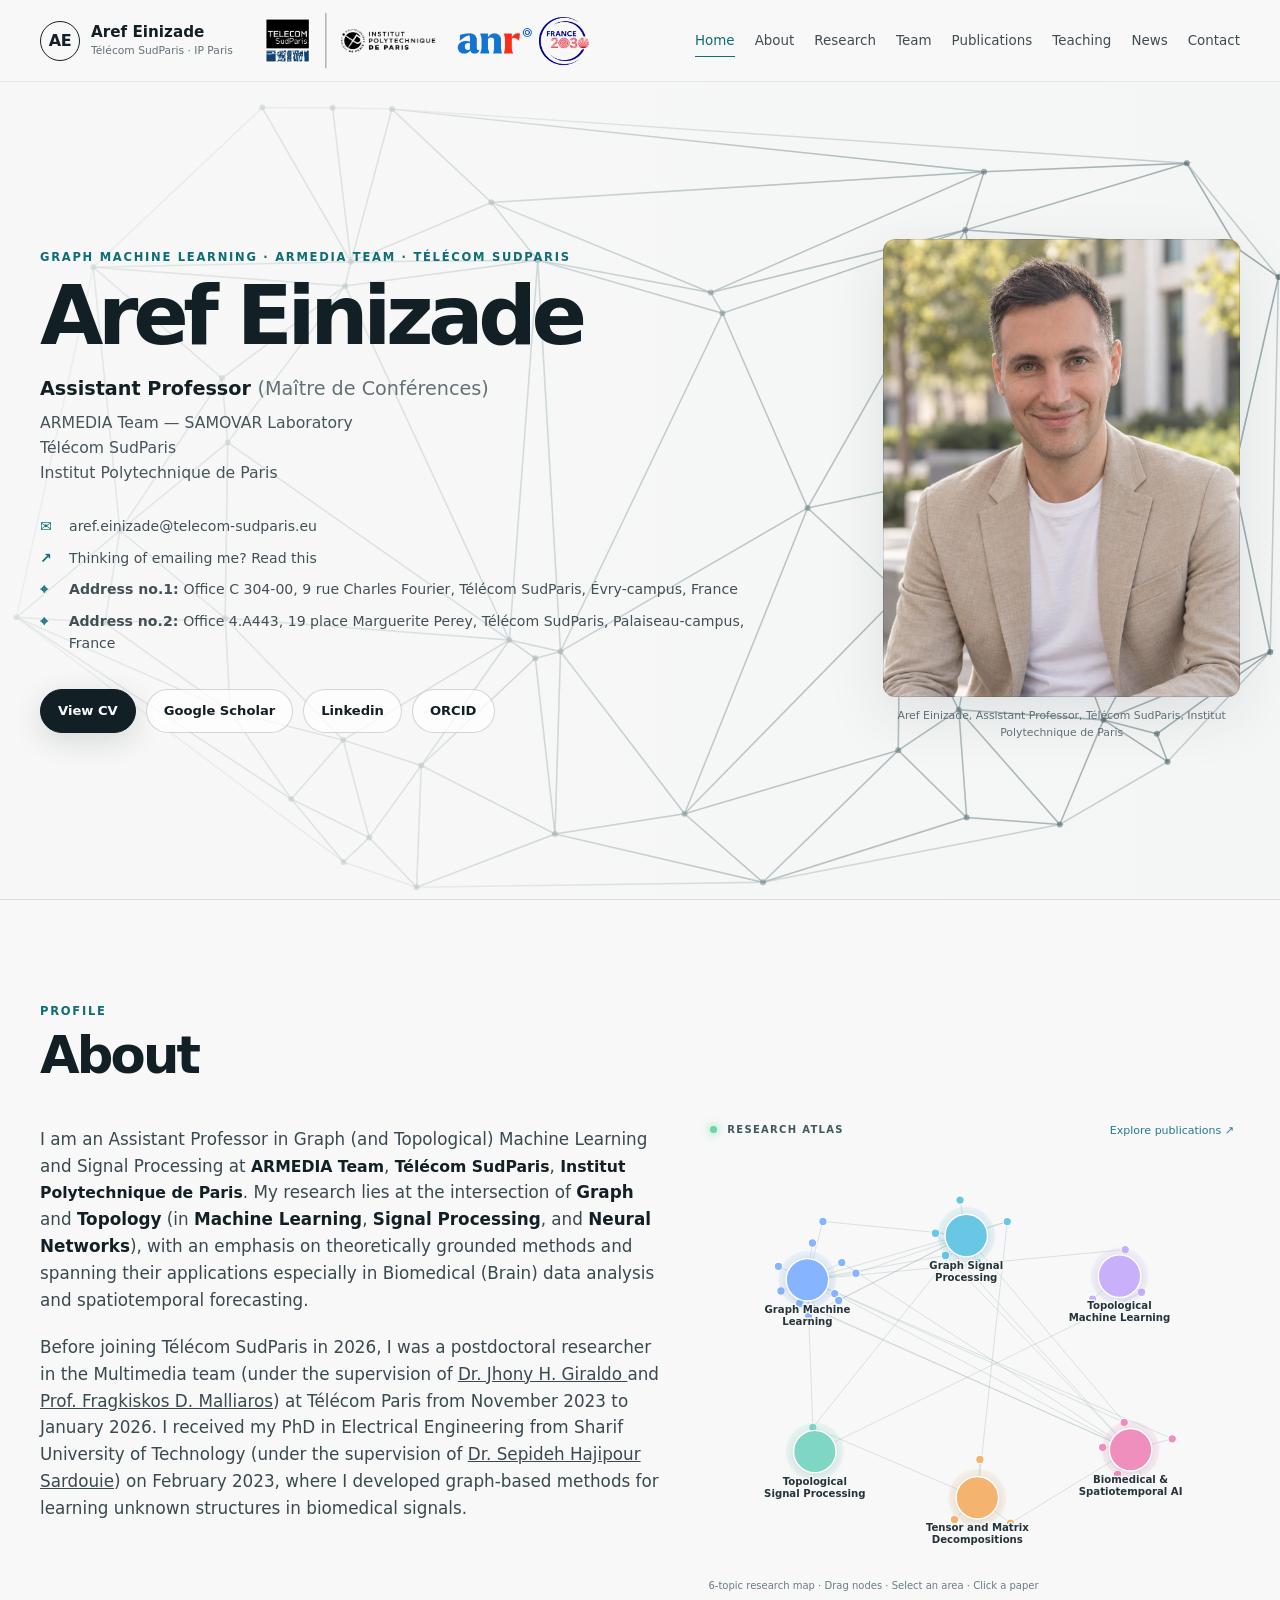
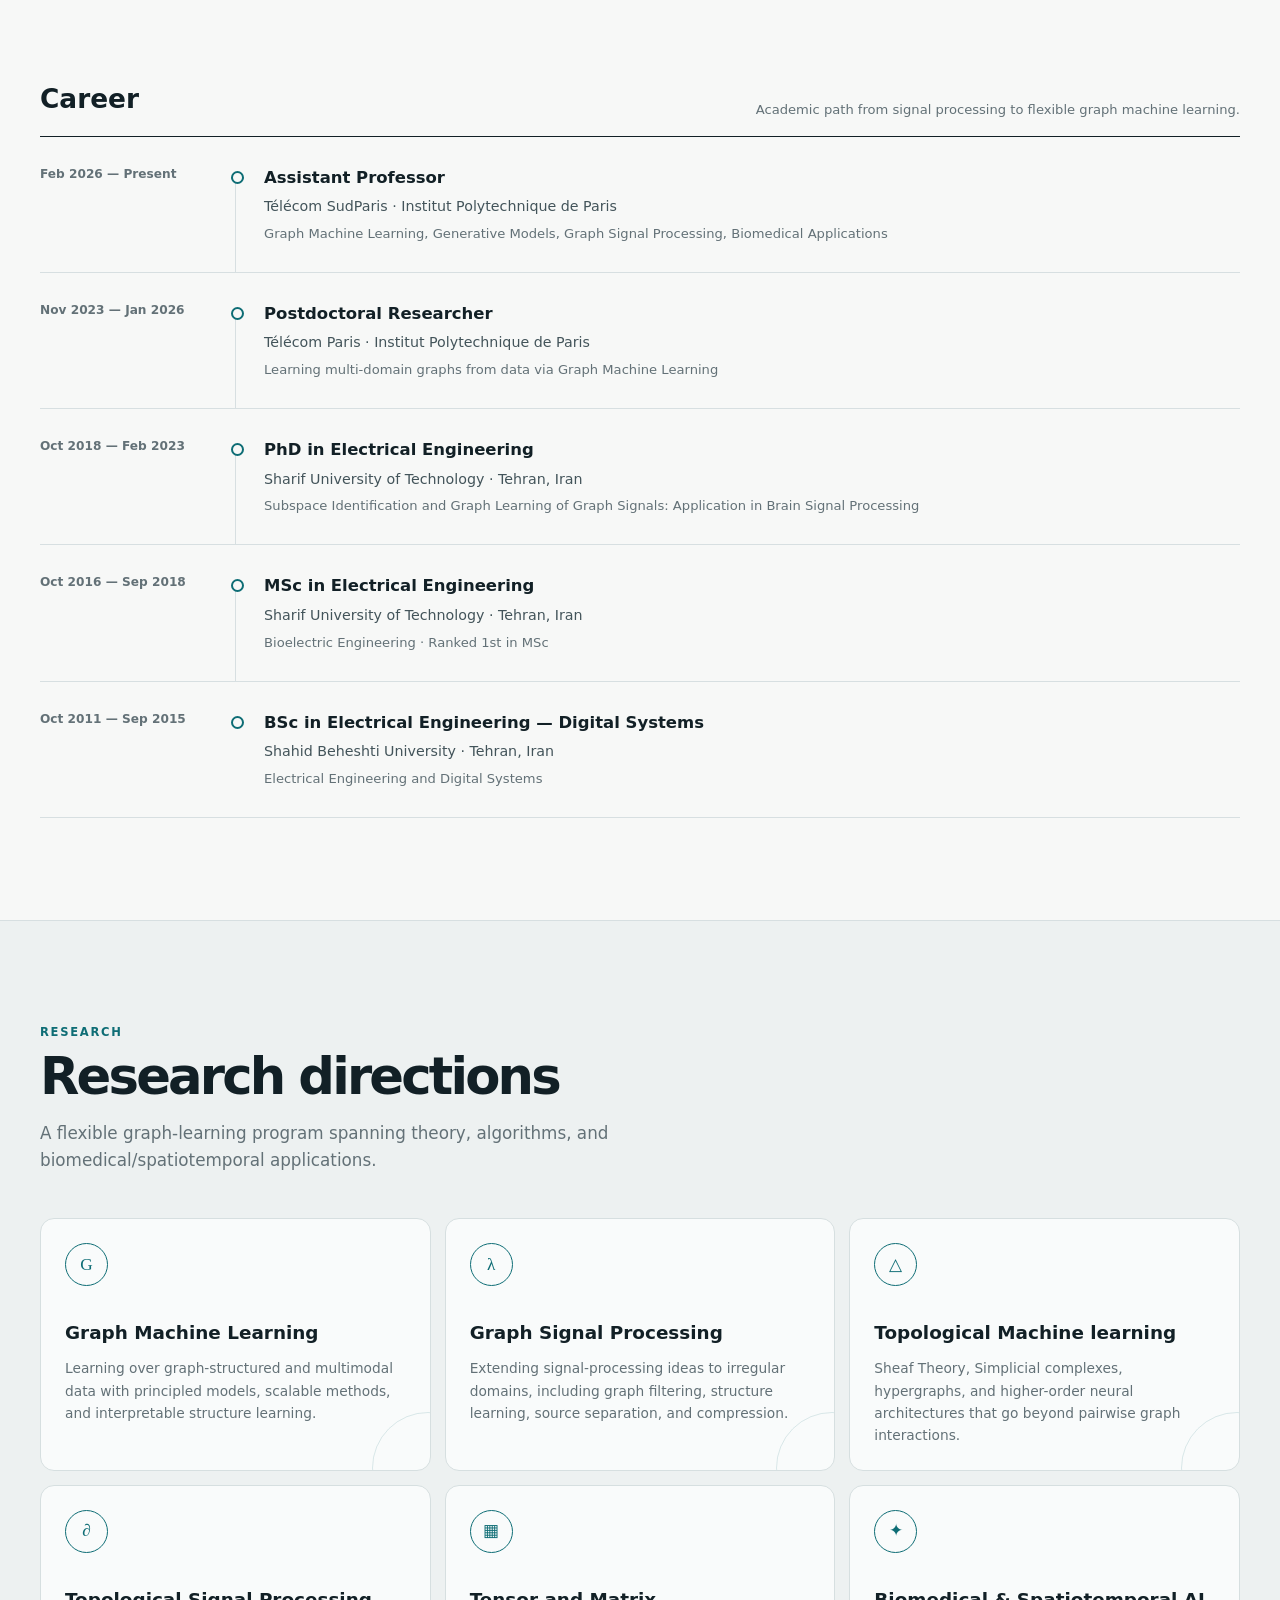
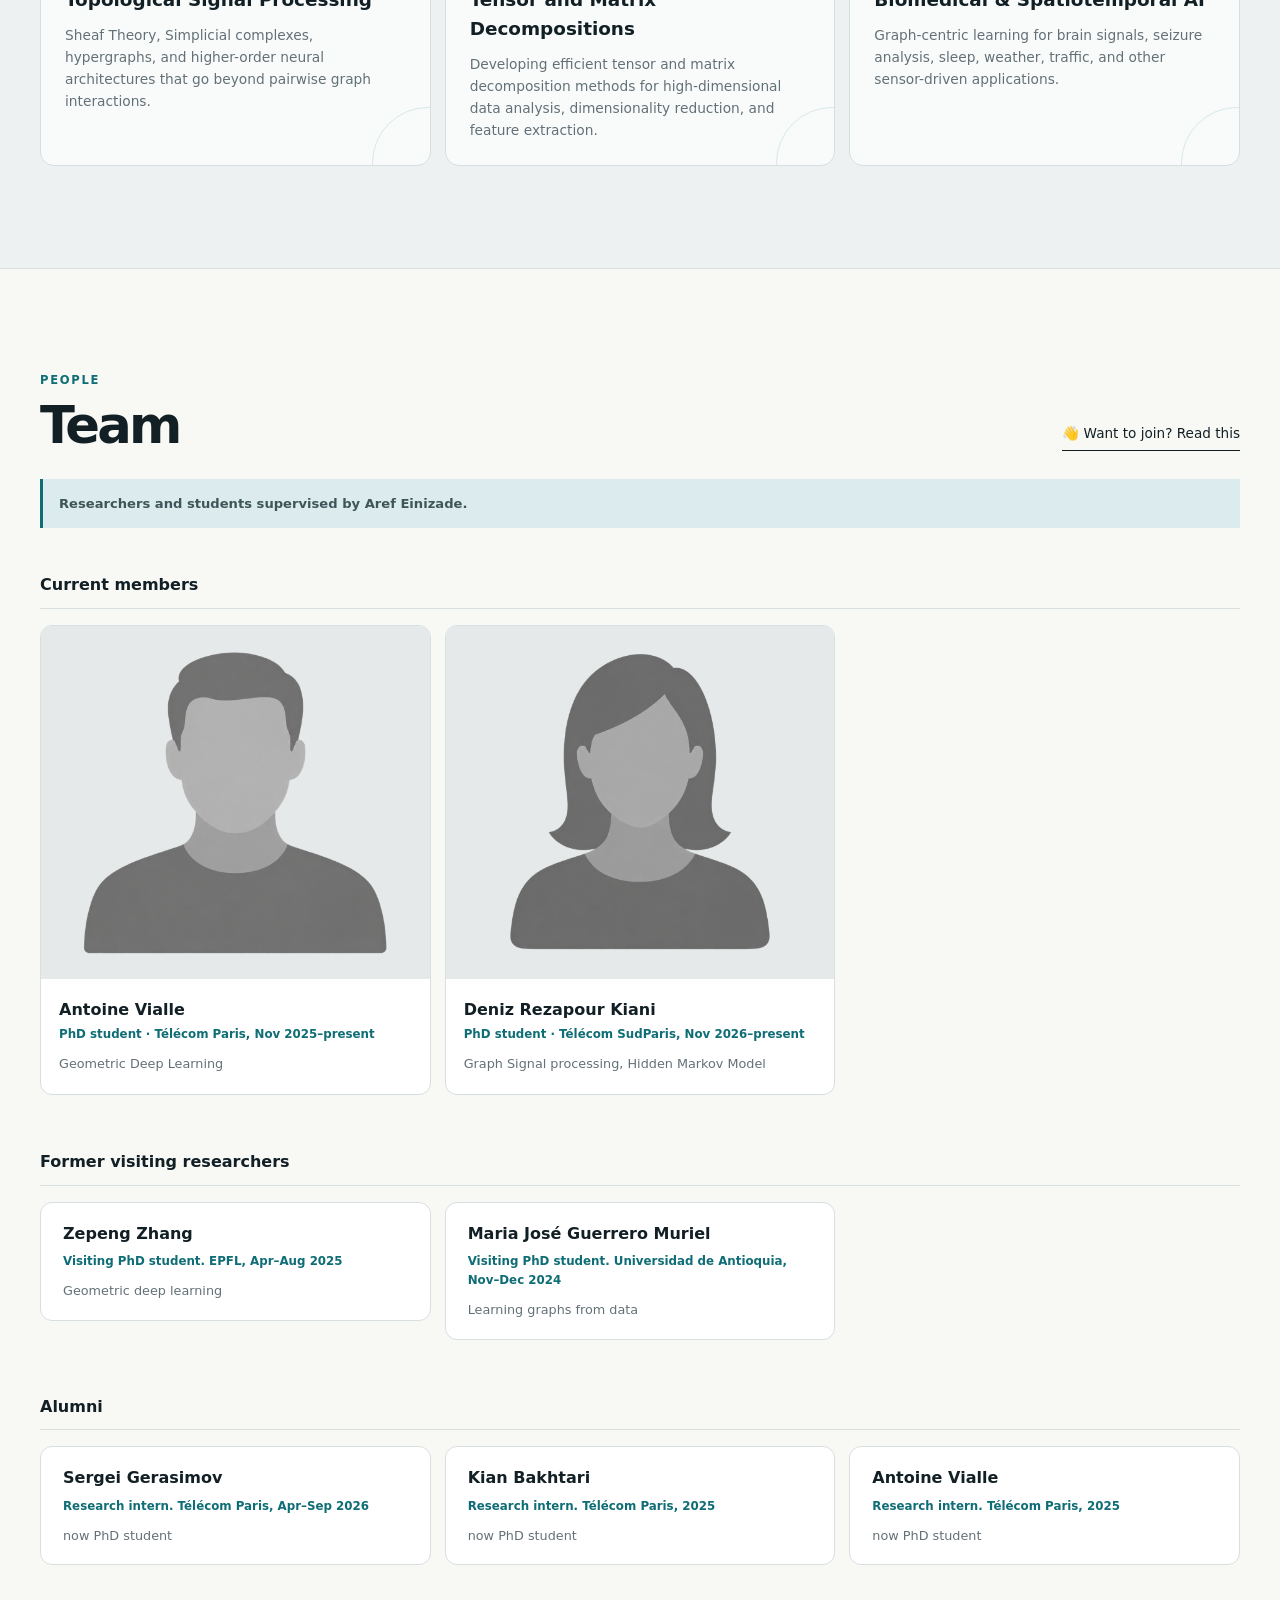
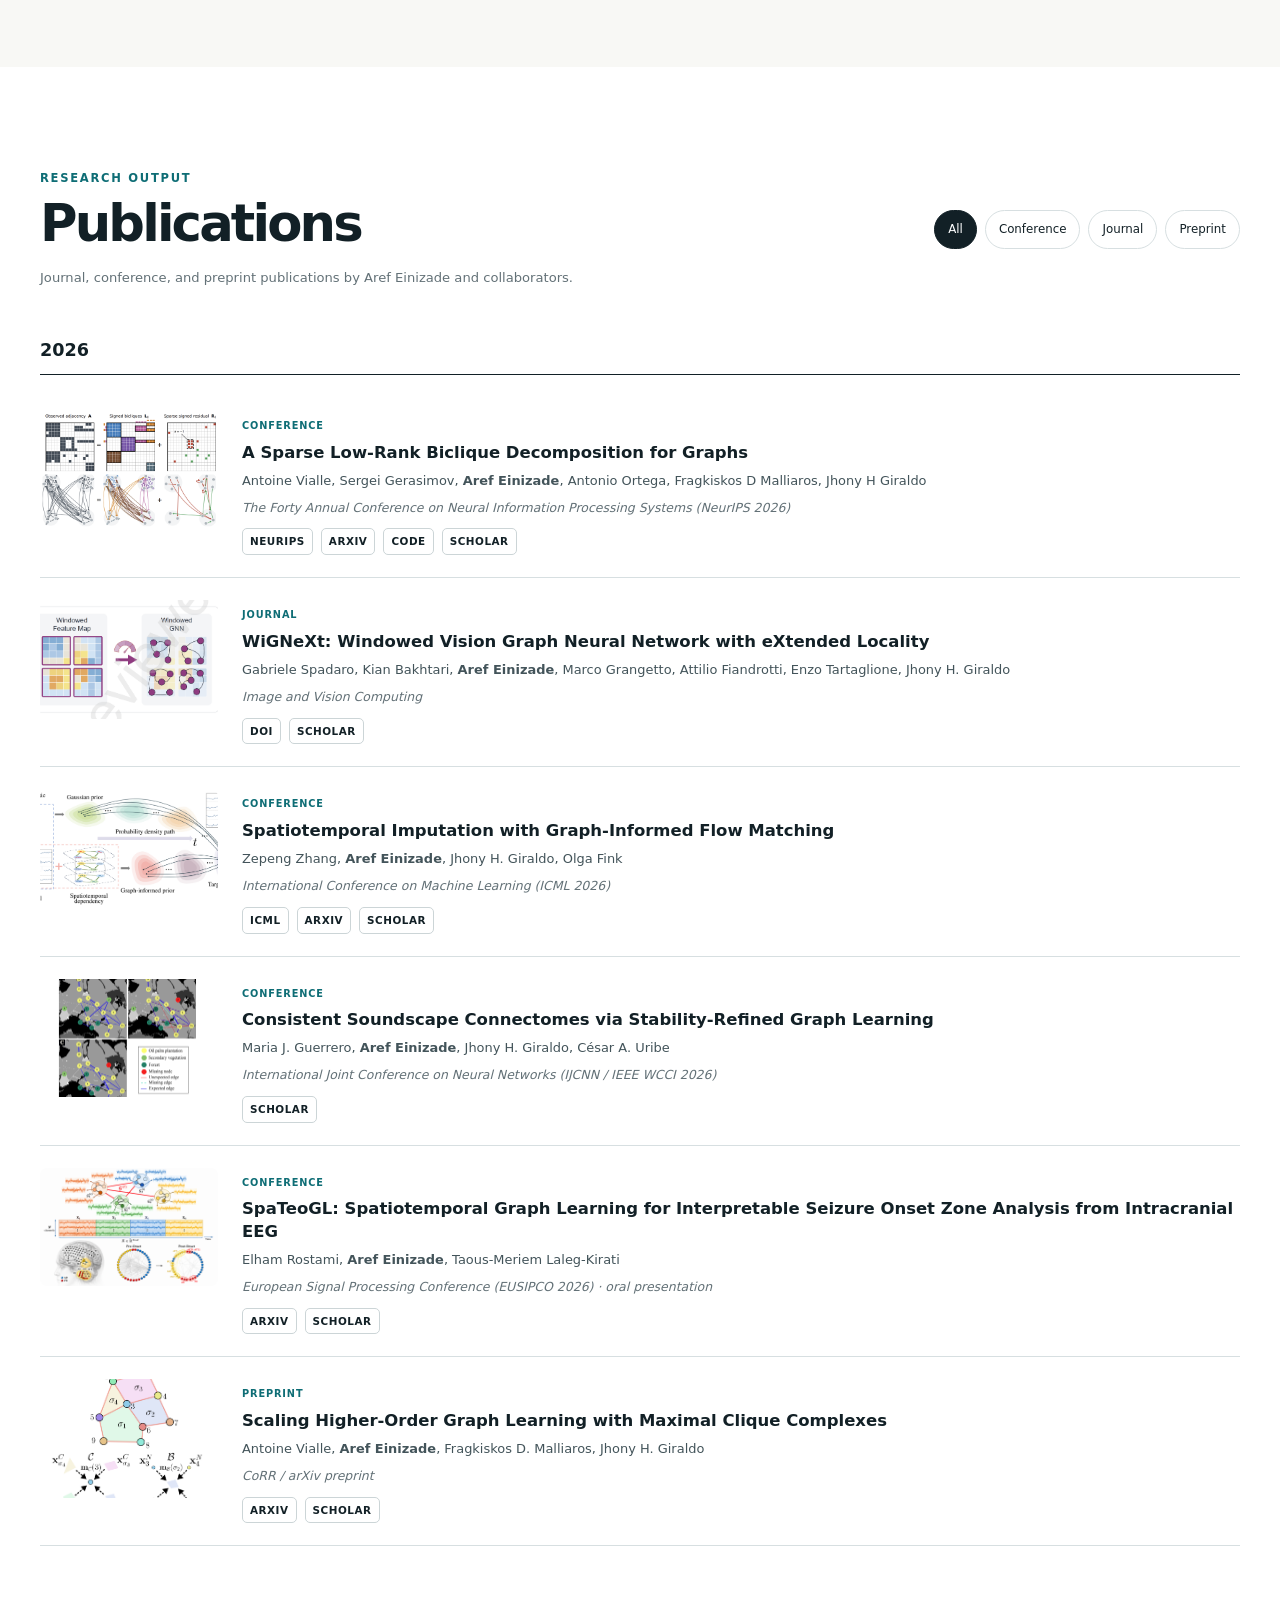
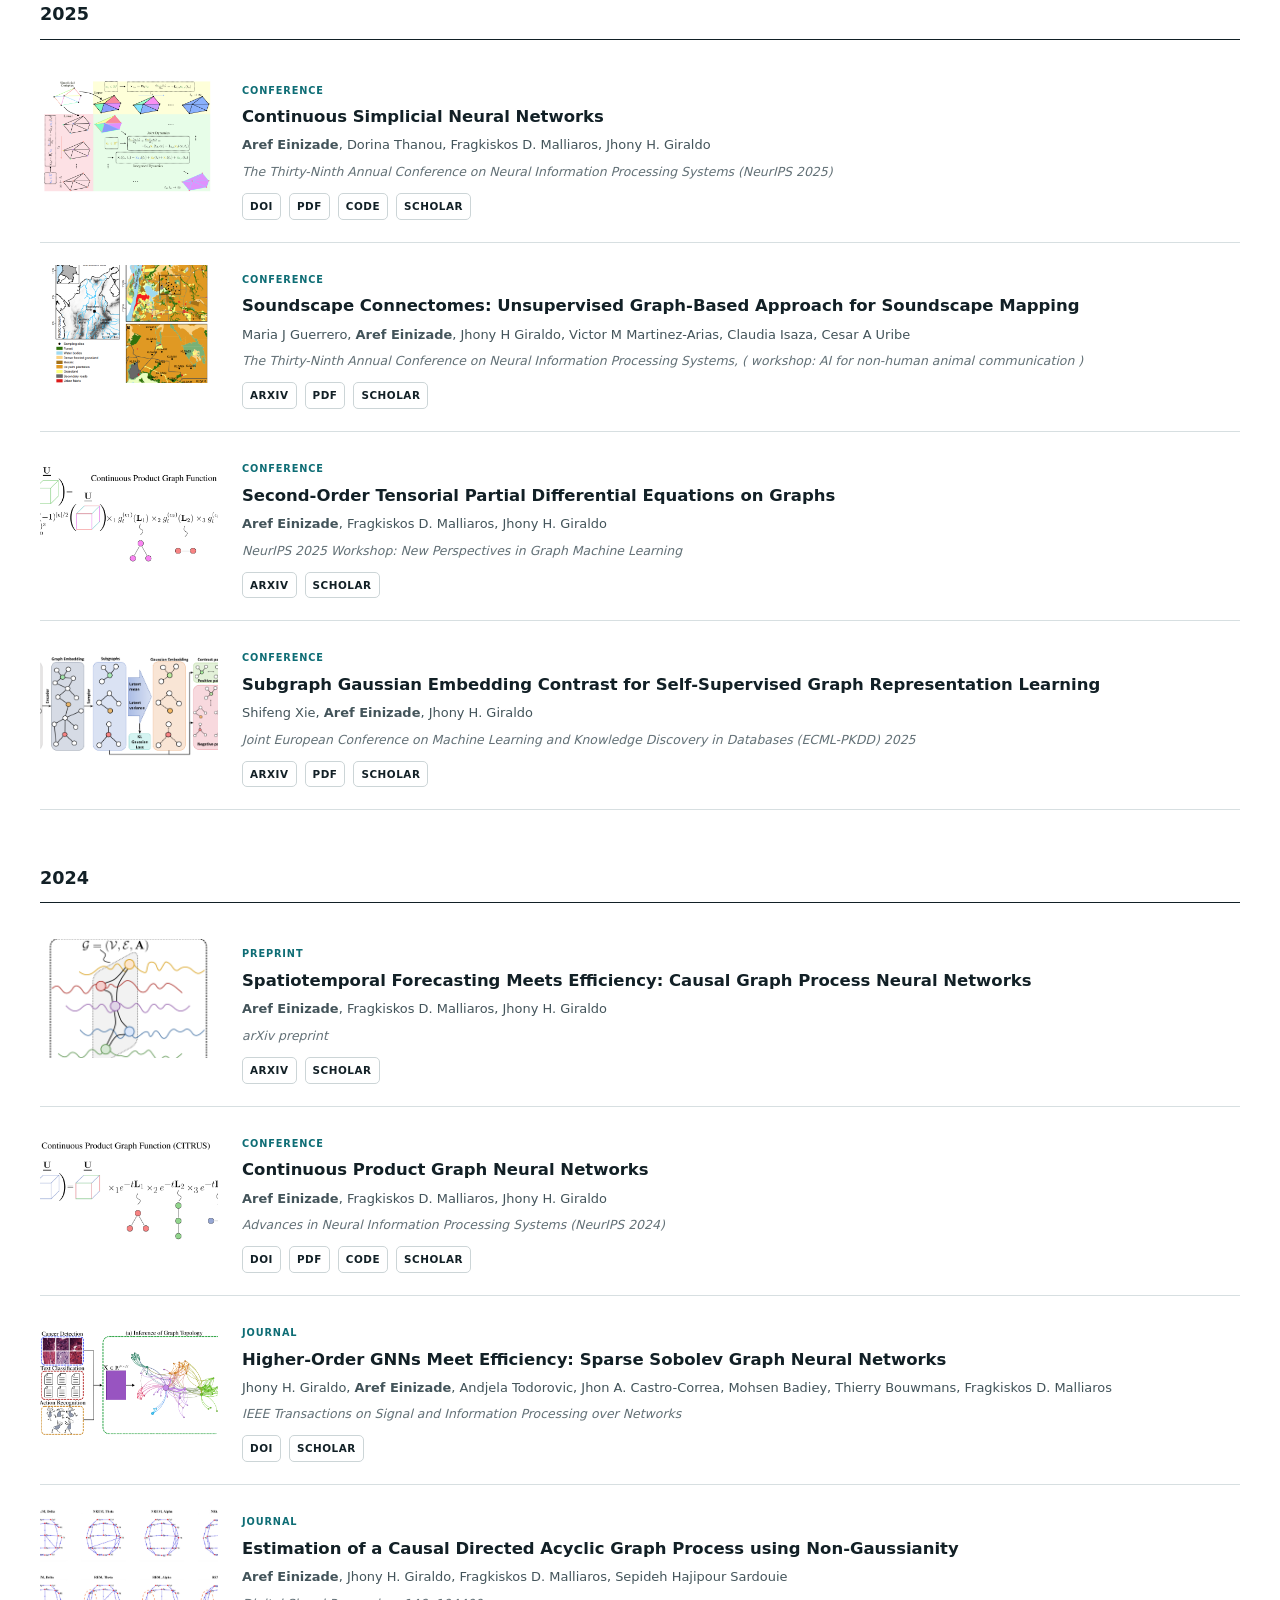
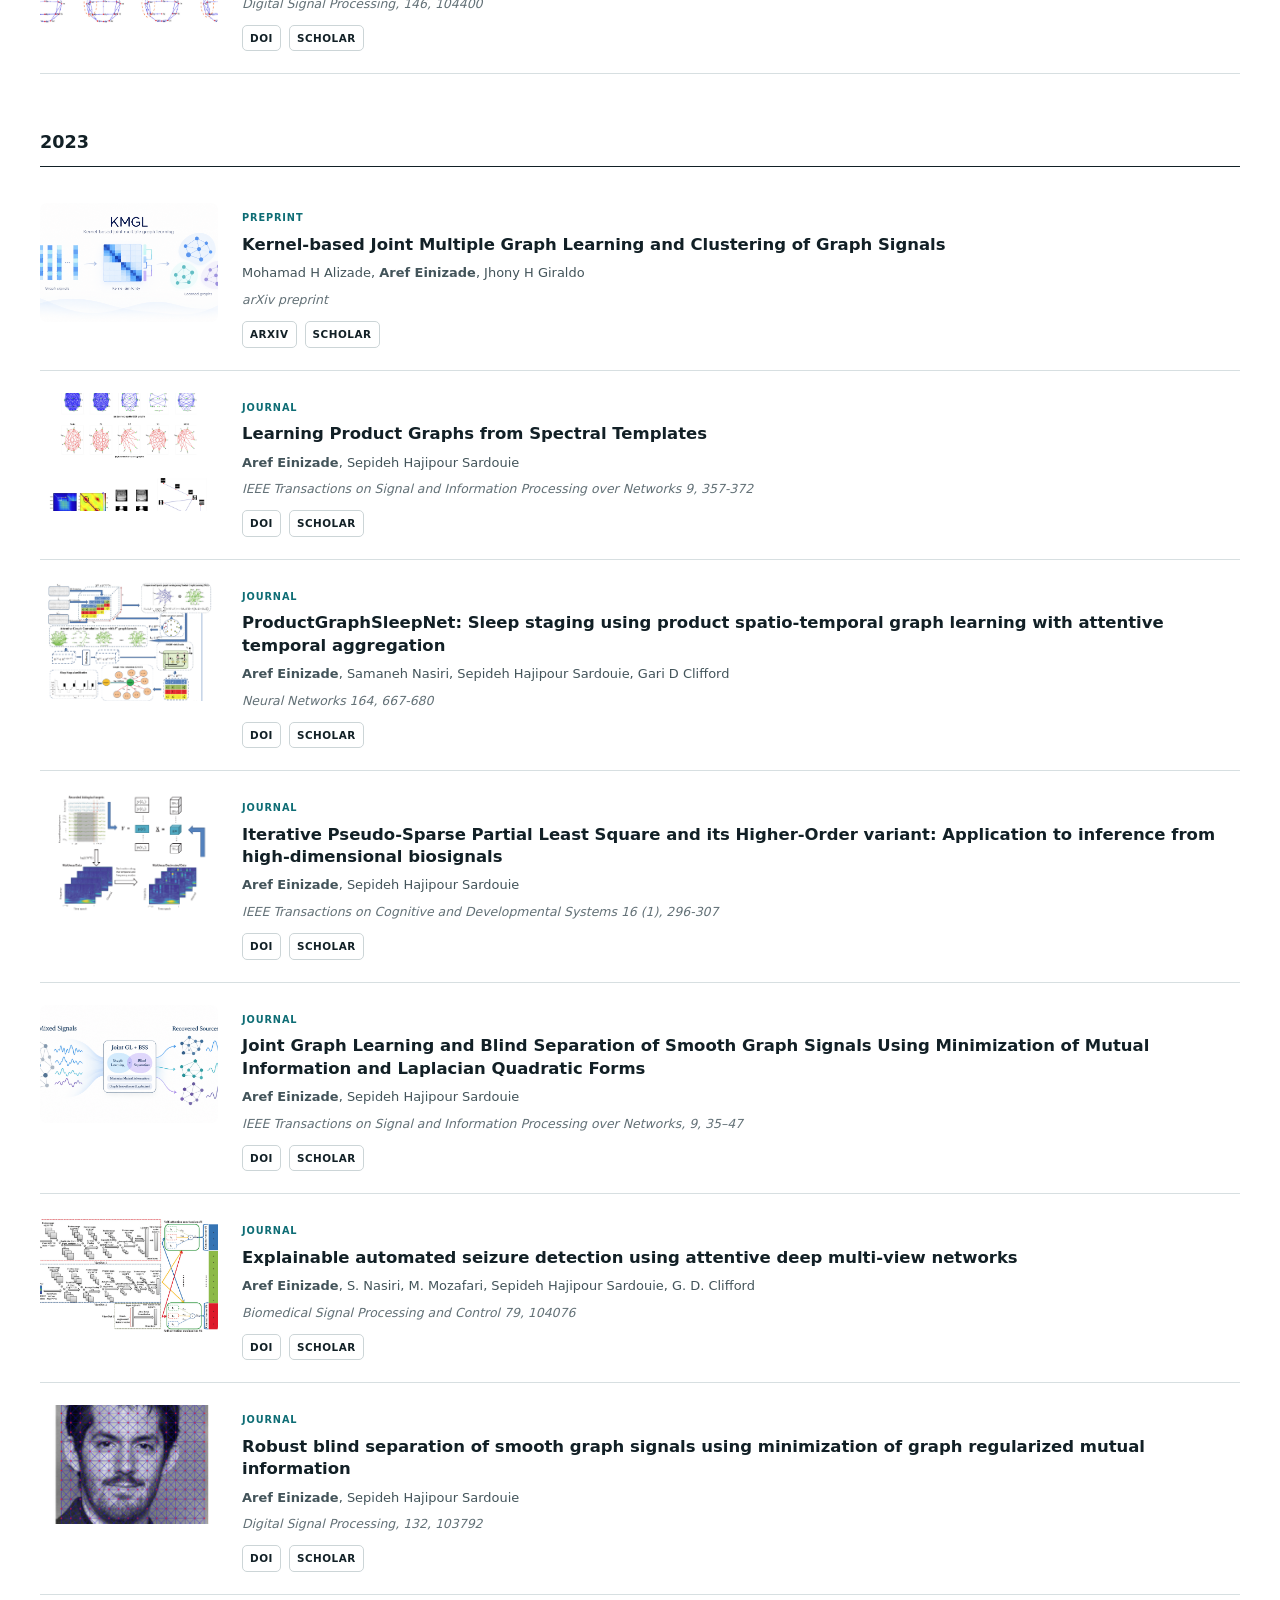
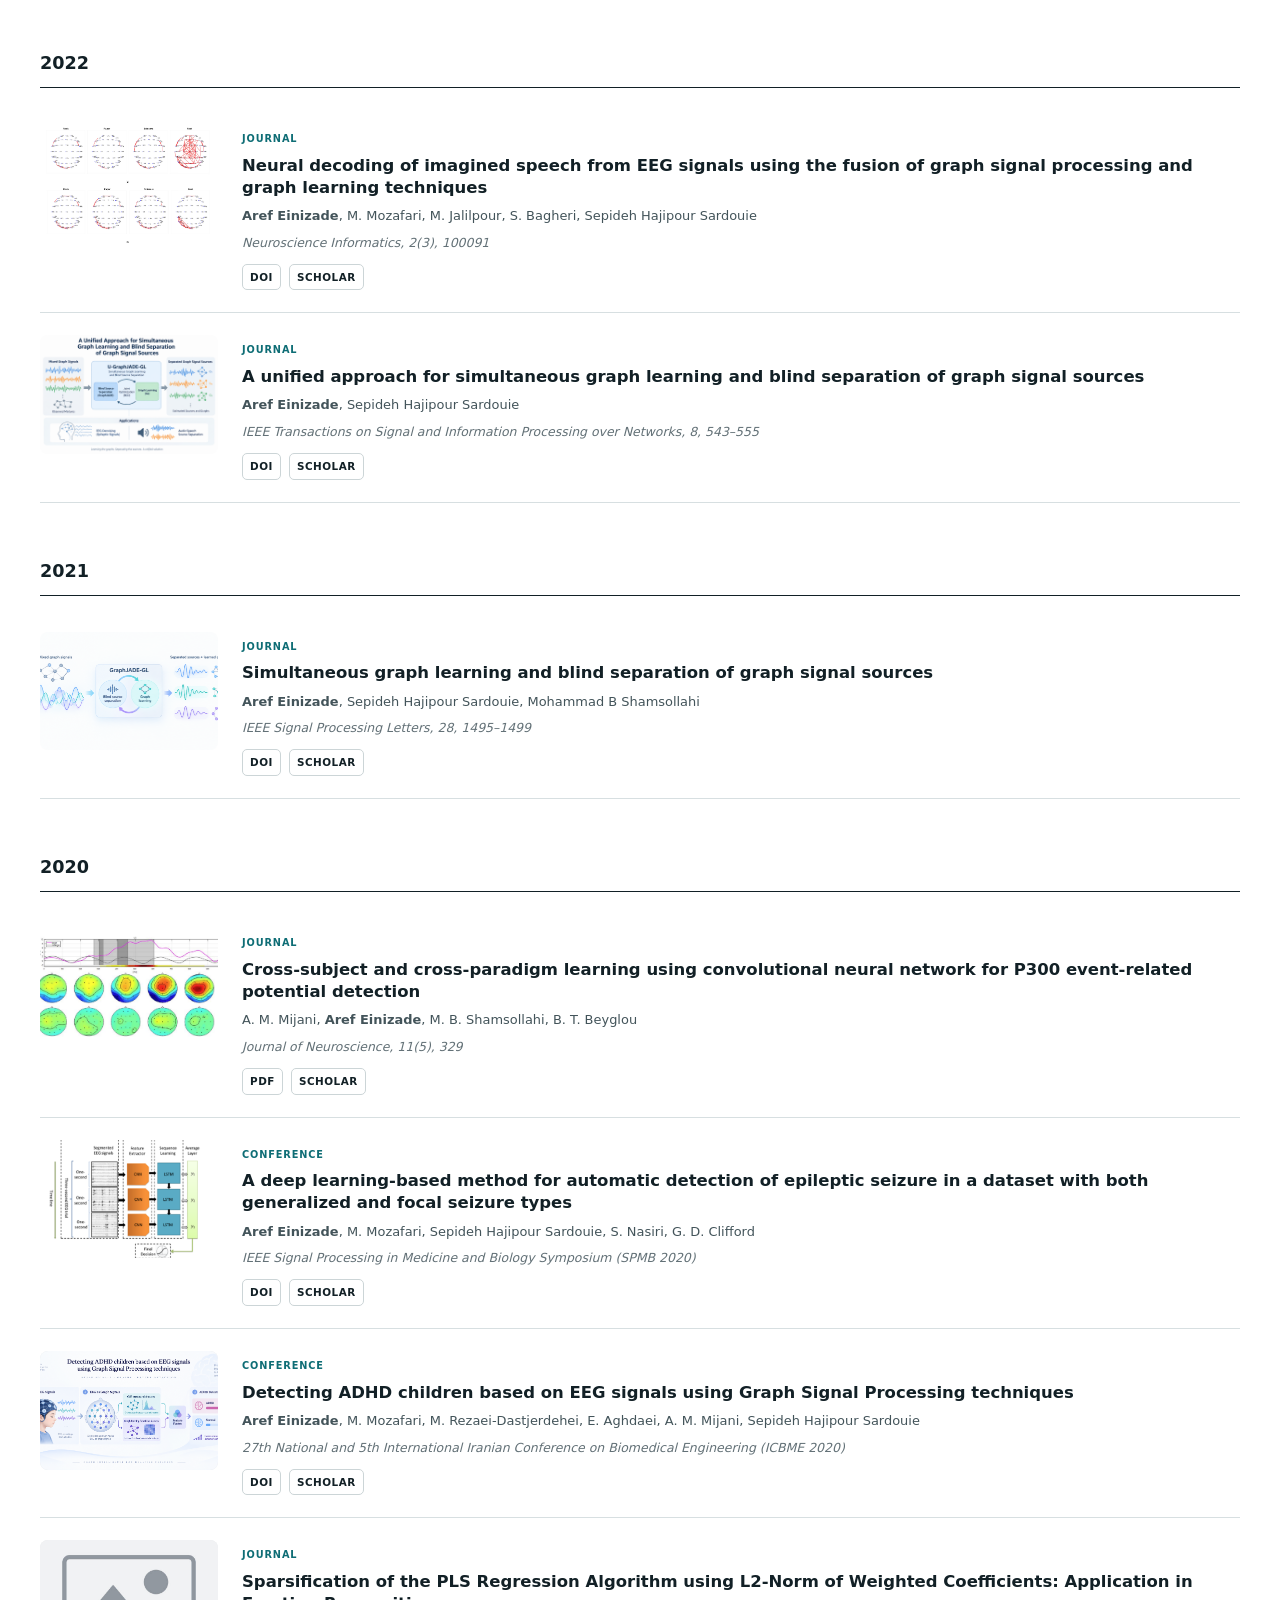
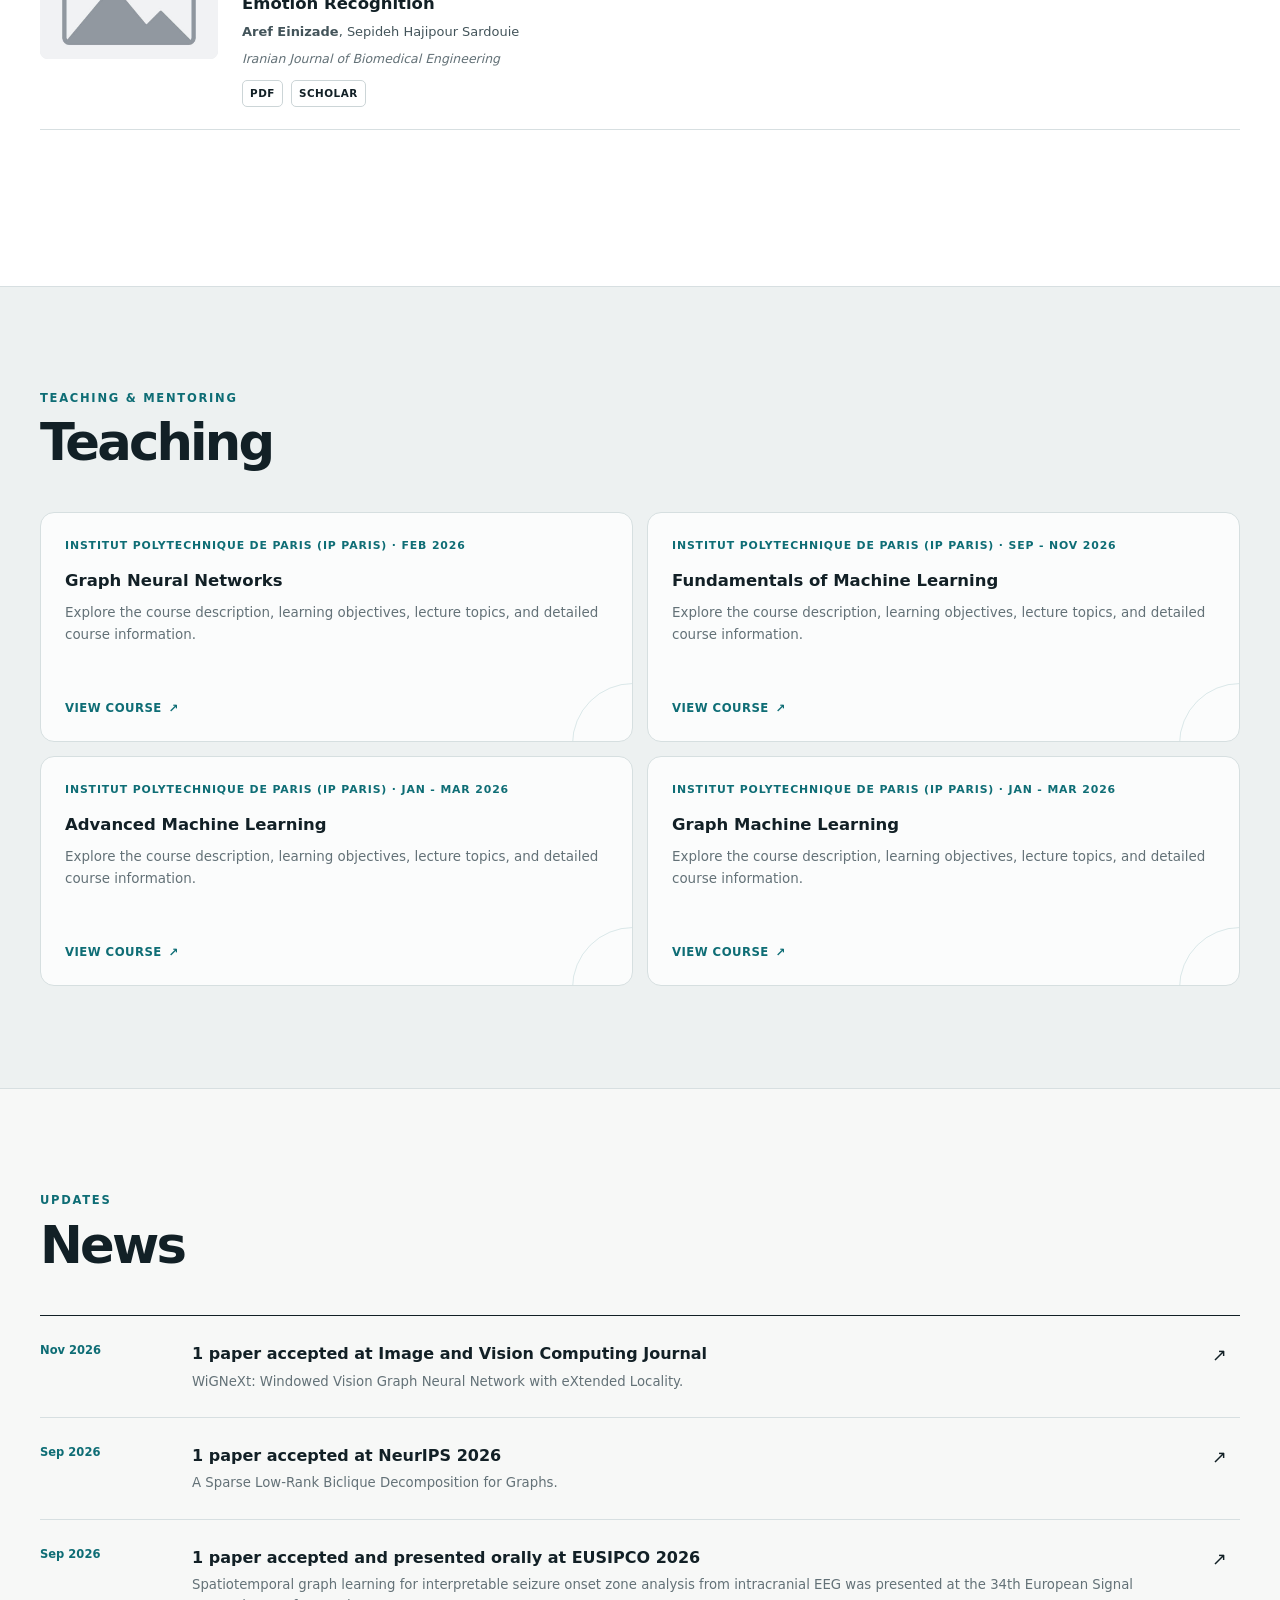
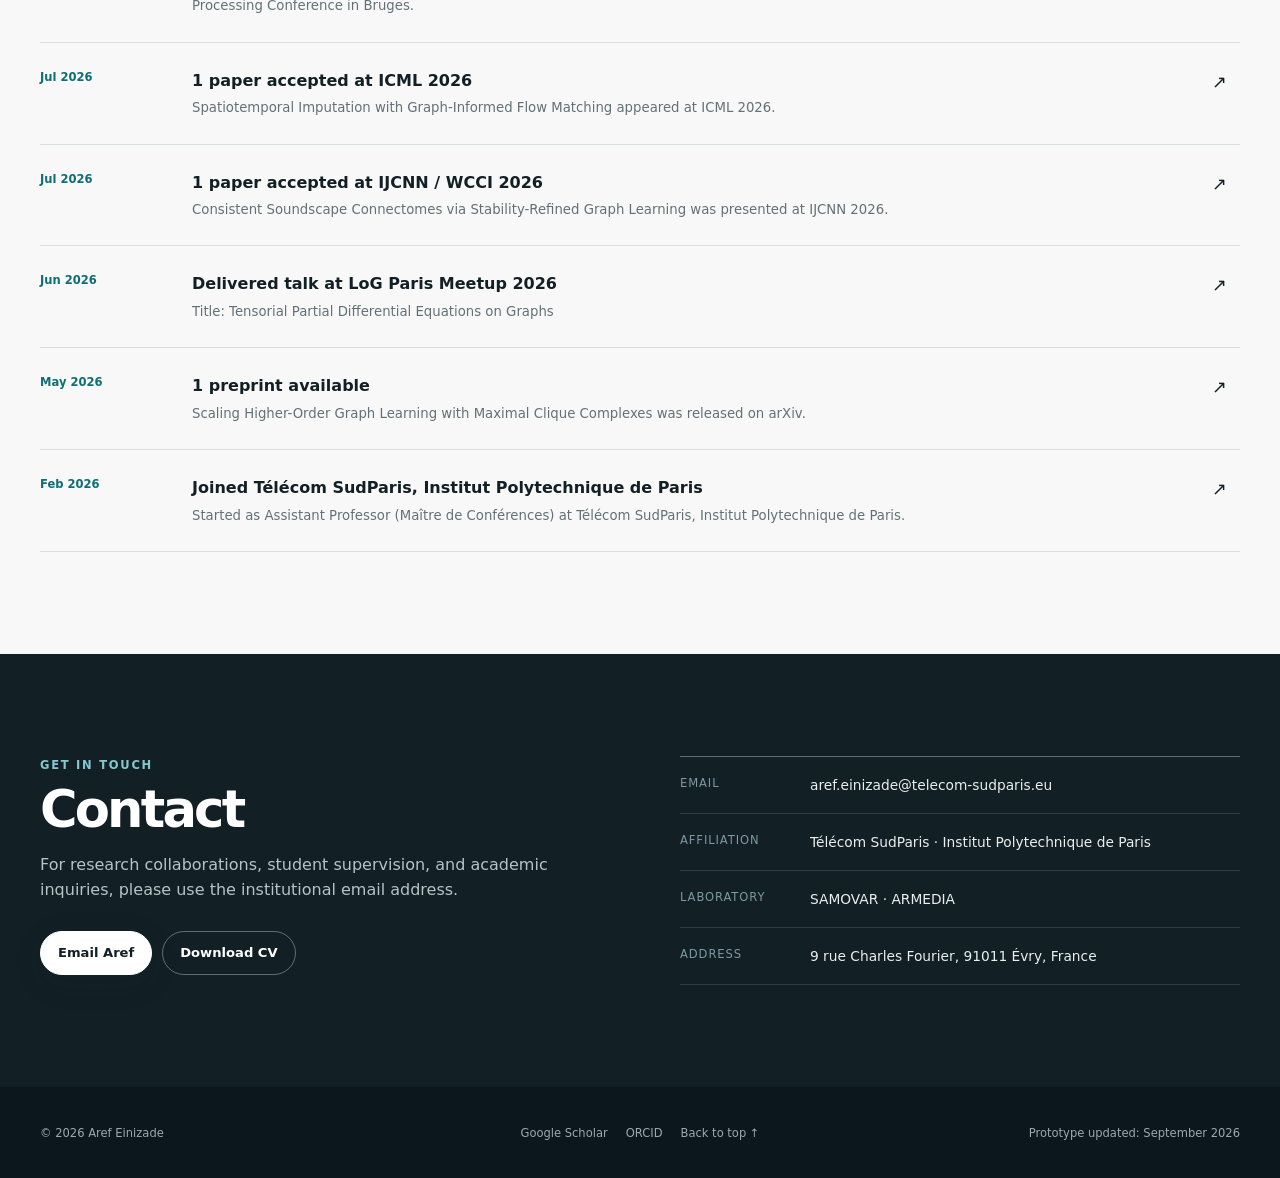
<file: index.html>
<!doctype html>
<html lang="en">
<head>
  <meta charset="utf-8" />
  <meta name="viewport" content="width=device-width, initial-scale=1" />
  <meta name="description" content="Academic homepage of Aref Einizade — Graph Machine Learning, Graph Signal Processing, Generative Models, and Biomedical Applications." />
  <meta name="theme-color" content="#f7f8f7" />
  <title>Aref Einizade | Academic Homepage</title>
  <link rel="stylesheet" href="assets/css/style.css" />
  <link rel="stylesheet" href="assets/css/about-atlas.css" />
</head>
<body>
  <a class="skip-link" href="#main">Skip to content</a>
  <header class="site-header" id="top">
    <div class="header-inner shell">
      <a class="brand" href="#home" aria-label="Aref Einizade home">
        <span class="brand-mark">AE</span>
        <span class="brand-text">
          <strong>Aref Einizade</strong>
          <small>Télécom SudParis · IP Paris</small>
        </span>
      </a>

      <!-- <div class="institution-marks" aria-label="Affiliations">
        <span class="wordmark">Télécom<br><b>SudParis</b></span>
        <span class="wordmark ip">Institut<br><b>Polytechnique de Paris</b></span>
      </div> -->
      <div class="institution-marks" aria-label="Télécom SudParis">
        <img
          src="assets/images/logo_telecom_sudparis.png"
          alt="Télécom SudParis"
          class="institution-logo"
        >

        <img
          src="assets/images/anr_logo.png"
          alt="Second institution"
          class="institution-logo"
        >

        <!-- <img
          src="assets/images/IMT_logo_2017.png"
          alt="Second institution"
          class="institution-logo"
        > -->
      </div>

      <button class="menu-toggle" id="menuToggle" aria-expanded="false" aria-controls="primaryNav" aria-label="Toggle navigation">
        <span></span><span></span><span></span>
      </button>

      <nav class="primary-nav" id="primaryNav" aria-label="Primary navigation">
        <a href="#home">Home</a>
        <a href="#about">About</a>
        <a href="#research">Research</a>
        <a href="#team">Team</a>
        <a href="#publications">Publications</a>
        <a href="#teaching">Teaching</a>
        <a href="#news">News</a>
        <a href="#contact">Contact</a>
      </nav>
    </div>
  </header>

  <main id="main">
    <section class="hero" id="home" aria-labelledby="hero-title">
      <canvas id="triangulationCanvas" aria-hidden="true"></canvas>
      <div class="hero-vignette" aria-hidden="true"></div>
      <div class="shell hero-inner">
        <div class="hero-copy reveal">
          <!-- <div class="interactive-note"><span class="pulse-dot"></span> Live graph triangulation — hover to trace, click to create</div> -->
          <p class="eyebrow">Graph Machine Learning · ARMEDIA Team · Télécom SudParis</p>
          <h1 id="hero-title">Aref Einizade</h1>
          <p class="role">Assistant Professor <span>(Maître de Conférences)</span></p>
          <p class="affiliation"><a href="https://samovar.telecom-sudparis.eu/index.php/armedia/" target="_blank" rel="noopener">ARMEDIA Team</a> — <a href="https://samovar.telecom-sudparis.eu/index.php/en/accueil-2/" target="_blank" rel="noopener">SAMOVAR Laboratory</a><br><a href="https://www.telecom-sudparis.eu/" target="_blank" rel="noopener">Télécom SudParis</a><br><a href="https://www.ip-paris.fr/" target="_blank" rel="noopener">Institut Polytechnique de Paris</a></p>

          <div class="contact-lines">
            <a href="mailto:aref.einizade@telecom-sudparis.eu" class="contact-line">
              <span class="icon" aria-hidden="true">✉</span>
              <span>aref.einizade@telecom-sudparis.eu</span>
            </a>
            <button class="contact-line link-button" data-modal-open="emailModal">
              <span class="icon" aria-hidden="true">↗</span>
              <span>Thinking of emailing me? Read this</span>
            </button>
            <div class="contact-line">
              <span class="icon" aria-hidden="true">⌖</span>
              <span><strong>Address no.1: </strong>   Office C 304-00, 9 rue Charles Fourier, Télécom SudParis, Évry-campus, France</span>
            </div>
            <div class="contact-line">
              <span class="icon" aria-hidden="true">⌖</span>
              <span><strong>Address no.2: </strong>   Office 4.A443, 19 place Marguerite Perey, Télécom SudParis, Palaiseau-campus, France</span>
            </div>
          </div>
          <div class="hero-actions">
            <a class="button button-primary" href="assets/files/Aref_Einizade_CV.pdf" target="_blank" rel="noopener">View CV</a>
            <a class="button button-ghost" href="https://scholar.google.com/citations?user=ZEQyAaAAAAAJ&hl=en" target="_blank" rel="noopener">Google Scholar</a>
            <a class="button button-ghost" href="https://www.linkedin.com/in/aref-einizade-4793b785?utm_source=share_via&utm_content=profile&utm_medium=member_android" target="_blank" rel="noopener">Linkedin</a>
            <a class="button button-ghost" href="https://orcid.org/0000-0002-8546-7261" target="_blank" rel="noopener">ORCID</a>
          </div>
        </div>

        <figure class="hero-portrait reveal delay-1">
          <div class="portrait-frame">
            <img src="assets/images/home_img.png" alt="Placeholder portrait for Aref Einizade" />
          </div>
          <figcaption>Aref Einizade, Assistant Professor, Télécom SudParis, Institut Polytechnique de Paris</figcaption>
        </figure>
      </div>
    </section>

    <section class="section about-section" id="about">
      <div class="shell">
        <div class="section-heading reveal">
          <p class="section-kicker">Profile</p>
          <h2>About</h2>
        </div>

        <div class="about-grid">
          <div class="about-copy reveal">
            <p>I am an Assistant Professor in Graph (and Topological) Machine Learning and Signal Processing at <strong class="affiliation"><a href="https://samovar.telecom-sudparis.eu/index.php/armedia/" target="_blank" >ARMEDIA Team</a></strong>, <strong class="affiliation"><a href="https://www.telecom-sudparis.eu/" target="_blank">Télécom SudParis</a></strong>, <strong class="affiliation"><a href="https://www.ip-paris.fr/" target="_blank">Institut Polytechnique de Paris</a></strong>. My research lies at the intersection of <strong>Graph</strong> and <strong>Topology</strong> (in <strong>Machine Learning</strong>, <strong>Signal Processing</strong>, and <strong>Neural Networks</strong>), with an emphasis on theoretically grounded methods and spanning their applications especially in Biomedical (Brain) data analysis and spatiotemporal forecasting.</p>
            <!-- <p>I am particularly interested in higher-order structures such as simplicial complexes and hypergraphs, continuous graph models, generative learning, and applications involving biomedical data—especially brain signals—as well as spatiotemporal forecasting.</p> -->
            <p>Before joining Télécom SudParis in 2026, I was a postdoctoral researcher in the Multimedia team (under the supervision of <u><a href="https://jhonygiraldo.github.io/" target="_blank"> Dr. Jhony H. Giraldo </a></u> and <u><a href="https://fragkiskosm.github.io/" target="_blank"> Prof. Fragkiskos D. Malliaros</a></u>) at Télécom Paris from November 2023 to January 2026. I received my PhD in Electrical Engineering from Sharif University of Technology (under the supervision of <u><a href="https://scholar.google.com/citations?user=jcH5o_IAAAAJ&hl=en" target="_blank">Dr. Sepideh Hajipour Sardouie</a></u>) on February 2023, where I developed graph-based methods for learning unknown structures in biomedical signals.</p>
          </div>

          <aside class="about-atlas reveal delay-1" aria-label="Interactive research map">
            <div class="about-atlas-head"><span class="about-atlas-overline"><span class="about-atlas-live"></span> RESEARCH ATLAS</span><a href="#publications">Explore publications ↗</a></div>
            <div class="about-atlas-network" id="aboutAtlasNetwork" role="group" aria-label="Interactive network of research topics and publications">
              <svg id="aboutAtlasSvg" viewBox="0 0 580 430" role="img" aria-label="Research areas connected to publications"></svg>
              <div class="about-atlas-tooltip" id="aboutAtlasTooltip" role="status" hidden></div>
            </div>
            <p class="about-atlas-footer">6-topic research map · Drag nodes · Select an area · Click a paper</p>
          </aside>

          <!-- <aside class="highlight-stack reveal delay-1" aria-label="Highlights">
            <article class="highlight-card">
              <span class="highlight-year">2026–2029</span>
              <h3>Hi! PARIS Fellow</h3>
              <p>Research at the intersection of graph learning, signal processing, and AI.</p>
            </article>
            <article class="highlight-card">
              <span class="highlight-year">2025–2026</span>
              <h3>ANR DeSNAP fellowship grant</h3>
              <p>Competitive postdoctoral fellowship grant associated with ANR project DeSNAP.</p>
            </article>
            <article class="highlight-card">
              <span class="highlight-year">Sharif University</span>
              <h3>Best PhD Student</h3>
              <p>EE Department; also ranked among the top 1% in national graduate entrance exams.</p>
            </article>
          </aside> -->
        </div>

        <div class="career-block reveal">
          <div class="subsection-heading">
            <h3>Career</h3>
            <p>Academic path from signal processing to flexible graph machine learning.</p>
          </div>
          <div class="timeline" id="careerTimeline"></div>
        </div>
      </div>
    </section>

    <section class="section muted-section" id="research">
      <div class="shell">
        <div class="section-heading reveal">
          <p class="section-kicker">Research</p>
          <h2>Research directions</h2>
          <p class="lead">A flexible graph-learning program spanning theory, algorithms, and biomedical/spatiotemporal applications.</p>
        </div>
        <div class="research-grid" id="researchGrid"></div>
      </div>
    </section>

    <!-- <section class="section service-section" id="service">
      <div class="shell">
        <div class="section-heading reveal">
          <p class="section-kicker">Academic service</p>
          <h2>Service to the Community</h2>
        </div>
        <div class="service-grid">
          <article class="service-card reveal">
            <span class="service-icon">◎</span>
            <h3>Invited reviewer</h3>
            <p>IEEE Transactions on Neural Networks and Learning Systems, IEEE Transactions on Cybernetics, Neural Networks, Scientific Reports, IEEE Signal Processing Letters, and IEEE Transactions on Affective Computing.</p>
          </article>
          <article class="service-card reveal delay-1">
            <span class="service-icon">◈</span>
            <h3>Research supervision</h3>
            <p>Co-supervision of PhD, Master's, internship, and undergraduate research projects in graph machine learning, graph signal processing, and biomedical applications.</p>
          </article>
          <article class="service-card reveal delay-2">
            <span class="service-icon">△</span>
            <h3>Research community</h3>
            <p>Active contributor to graph machine learning, geometric deep learning, signal processing, biomedical AI, and spatiotemporal modeling communities.</p>
          </article>
        </div>
      </div>
    </section> -->

    <section class="section team-section" id="team">
      <div class="shell">
        <div class="team-heading-row reveal">
          <div class="section-heading no-margin">
            <p class="section-kicker">People</p>
            <h2>Team</h2>
          </div>
          <button class="join-link" data-modal-open="joinModal">👋 Want to join? Read this</button>
        </div>

        <div class="team-note reveal">
          <strong>Researchers and students supervised by Aref Einizade.</strong>
        </div>

        <div class="team-category reveal">
          <div class="category-title-row"><h3>Current members</h3><span></span></div>
          <div class="people-grid" id="currentPeople"></div>
        </div>

        <div class="team-category reveal">
          <div class="category-title-row"><h3>Former visiting researchers</h3><span></span></div>
          <div class="people-grid past" id="visitingPeople"></div>
        </div>

        <div class="team-category reveal">
          <div class="category-title-row"><h3>Alumni</h3><span></span></div>
          <div class="people-grid past" id="pastPeople"></div>
        </div>
      </div> 
    </section>

    <section class="section publications-section" id="publications">
      <div class="shell">
        <div class="publication-toolbar reveal">
          <div class="section-heading no-margin">
            <p class="section-kicker">Research output</p>
            <h2>Publications</h2>
          </div>
          <div class="filter-group" role="group" aria-label="Publication filters">
            <button class="filter-button active" data-filter="all">All</button>
            <button class="filter-button" data-filter="conference">Conference</button>
            <button class="filter-button" data-filter="journal">Journal</button>
            <button class="filter-button" data-filter="preprint">Preprint</button>
          </div>
        </div>
        <p class="publication-note reveal">Journal, conference, and preprint publications by Aref Einizade and collaborators.</p>
        <div class="publication-years" id="publicationList"></div>
      </div>
    </section>

    <section class="section muted-section" id="teaching">
      <div class="shell">
        <div class="section-heading reveal">
          <p class="section-kicker">Teaching & mentoring</p>
          <h2>Teaching</h2>
        </div>
        <div class="teaching-grid" id="teachingGrid"></div>
      </div>
    </section>

    <section class="section news-section" id="news">
      <div class="shell">
        <div class="section-heading reveal">
          <p class="section-kicker">Updates</p>
          <h2>News</h2>
        </div>
        <div class="news-list" id="newsList"></div>
      </div>
    </section>

    <section class="section contact-section" id="contact">
      <div class="shell contact-grid">
        <div class="contact-copy reveal">
          <p class="section-kicker">Get in touch</p>
          <h2>Contact</h2>
          <p>For research collaborations, student supervision, and academic inquiries, please use the institutional email address.</p>
          <div class="contact-actions">
            <a class="button button-primary" href="mailto:aref.einizade@telecom-sudparis.eu">Email Aref</a>
            <a class="button button-ghost dark" href="assets/files/Aref_Einizade_CV.pdf" target="_blank" rel="noopener">Download CV</a>
          </div>
        </div>
        <div class="contact-card reveal delay-1">
          <div><span>Email</span><a href="mailto:aref.einizade@telecom-sudparis.eu">aref.einizade@telecom-sudparis.eu</a></div>
          <div><span>Affiliation</span><p>Télécom SudParis · Institut Polytechnique de Paris</p></div>
          <div><span>Laboratory</span><p>SAMOVAR · ARMEDIA</p></div>
          <div><span>Address</span><p>9 rue Charles Fourier, 91011 Évry, France</p></div>
        </div>
      </div>
    </section>
  </main>

  <footer class="site-footer">
    <div class="shell footer-inner">
      <p>© <span id="year"></span> Aref Einizade</p>
      <div class="footer-links">
        <a href="https://scholar.google.com/citations?user=ZEQyAaAAAAAJ&hl=en" target="_blank" rel="noopener">Google Scholar</a>
        <a href="https://orcid.org/0000-0002-8546-7261" target="_blank" rel="noopener">ORCID</a>
        <a href="#top">Back to top ↑</a>
      </div>
      <p class="updated">Prototype updated: September 2026</p>
    </div>
  </footer>

  <dialog class="modal" id="emailModal">
    <button class="modal-close" aria-label="Close" data-modal-close>×</button>
    <h3>Thinking of emailing me?</h3>
    <p>Thank you for your interest in my research. For the clearest response, please keep your message concise and include the specific research topic, project, or collaboration you are writing about.</p>
    <p>If you are contacting me about a student position, please attach your CV and briefly explain how your background connects to graph machine learning, graph signal processing, geometric deep learning, generative modeling, or biomedical/spatiotemporal applications.</p>
    <p class="signature">— Aref Einizade</p>
  </dialog>

  <dialog class="modal" id="joinModal">
    <button class="modal-close" aria-label="Close" data-modal-close>×</button>
    <h3>Joining the research group</h3>
    <p>I welcome strong students interested in graph signal processing, graph machine learning, geometric deep learning, higher-order learning, generative models, and biomedical or spatiotemporal applications.</p>
    <ul>
      <li><strong>Internships:</strong> send a CV, transcript, and a short research motivation.</li>
      <li><strong>PhD:</strong> describe your mathematical/ML background and the research direction you want to pursue.</li>
      <li><strong>Visitors & collaborations:</strong> send a concise proposal with a clear connection to ongoing research themes.</li>
    </ul>
    <a class="button button-primary" href="mailto:aref.einizade@telecom-sudparis.eu">Contact Aref</a>
  </dialog>

  <script src="assets/js/site-data.js"></script>
  <script src="assets/js/app.js"></script>
  <script src="assets/js/atlas-classifier.js"></script>
  <script src="assets/js/about-atlas.js"></script>
</body>
</html>
</file>
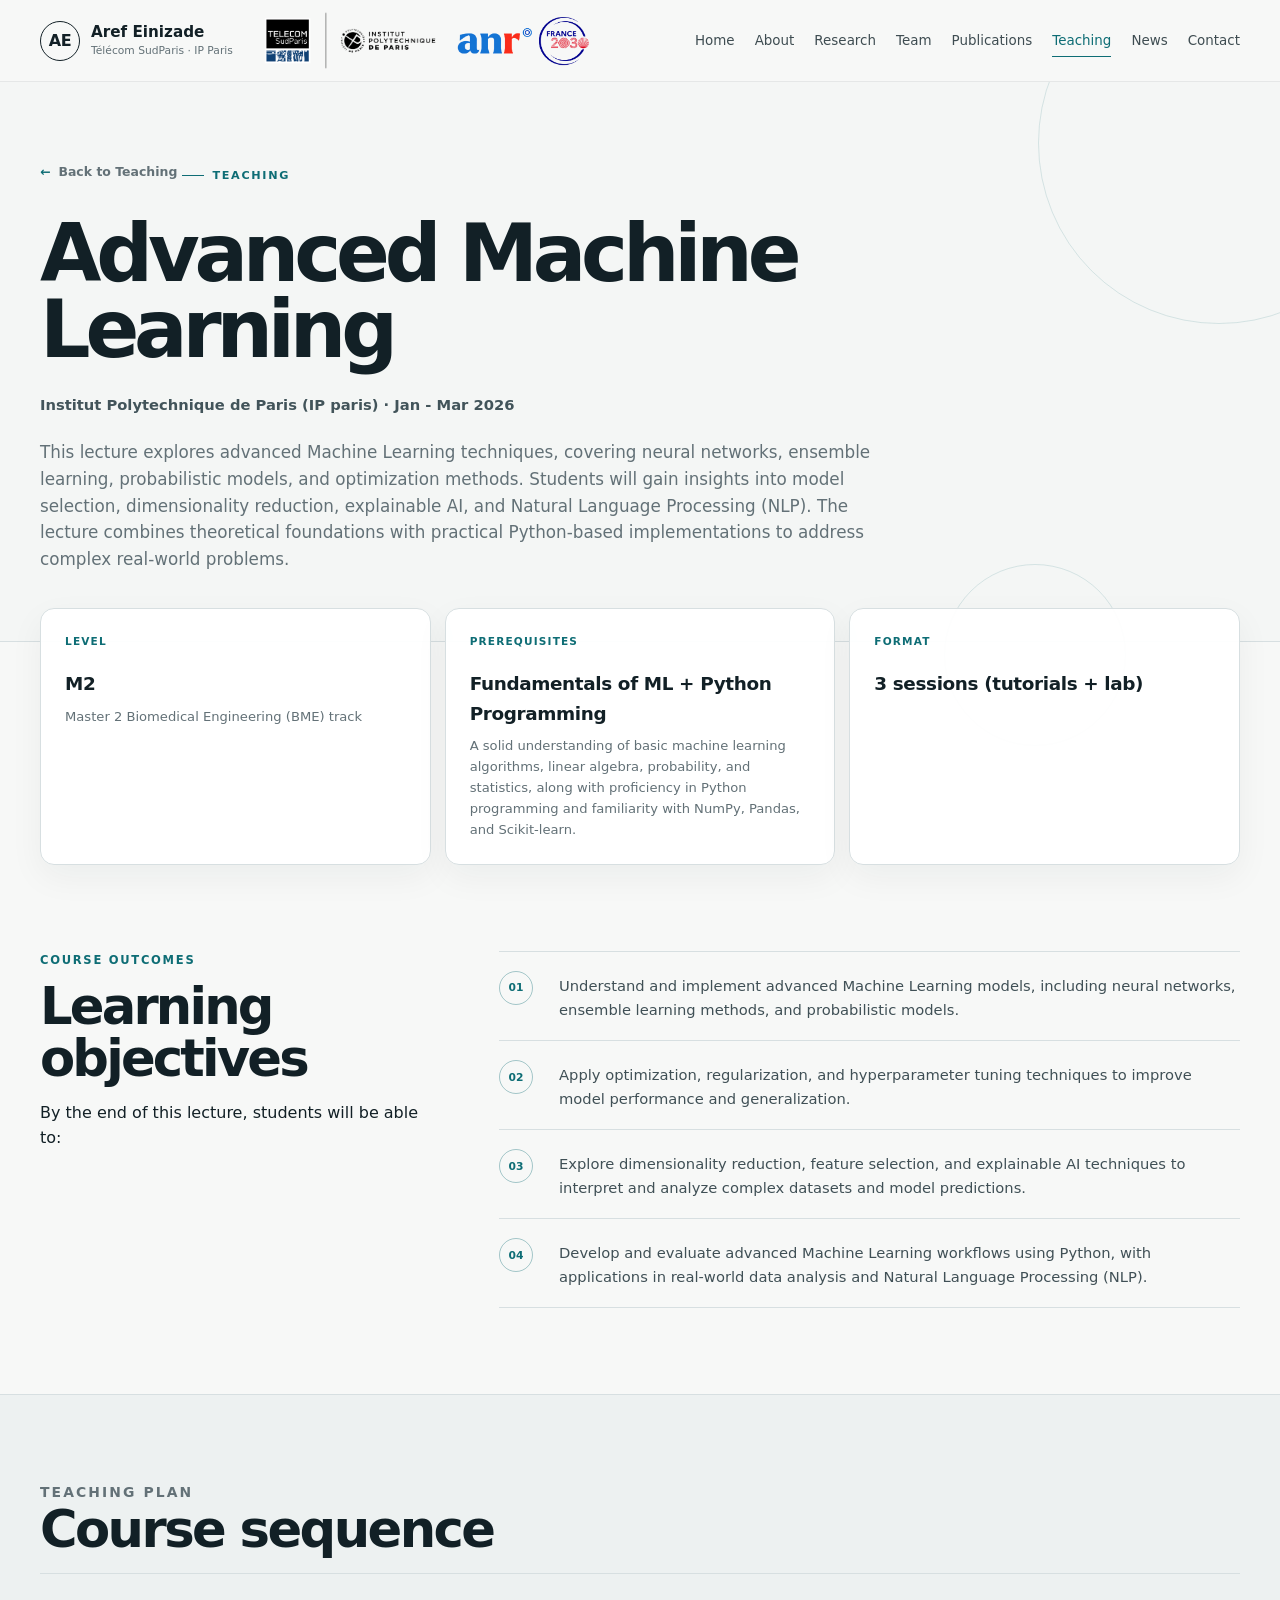
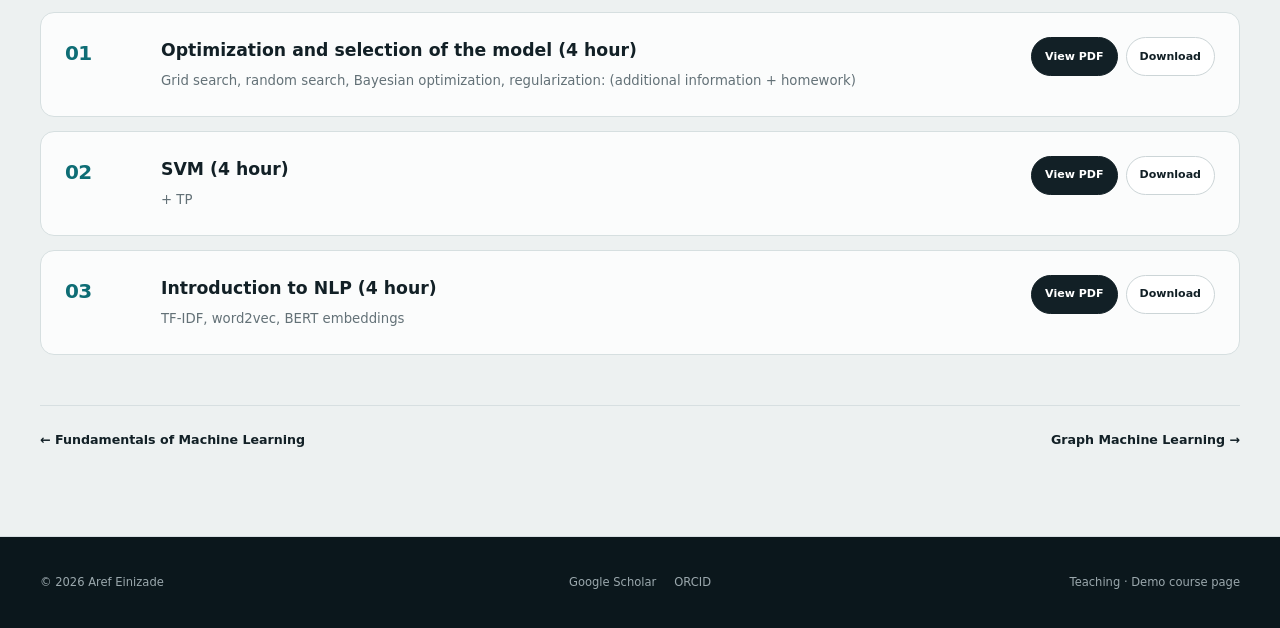
<file: teaching/Advanced ML/index.html>
<!doctype html>
<html lang="en">
<head>
  <meta charset="utf-8" />
  <meta name="viewport" content="width=device-width, initial-scale=1" />
  <meta name="description" content="Demo course page for the teaching section of Aref Einizade's academic website." />
  <meta name="theme-color" content="#f7f8f7" />
  <title>Advanced Machine Learning | Aref Einizade</title>
  <link rel="stylesheet" href="../../assets/css/style.css" />
  <link rel="stylesheet" href="../../assets/css/course.css" />
</head>
<body>
  <a class="skip-link" href="#main">Skip to content</a>

  <header class="site-header" id="top">
    <div class="header-inner shell">
      <a class="brand" href="../../index.html#home" aria-label="Aref Einizade home">
        <span class="brand-mark">AE</span>
        <span class="brand-text">
          <strong>Aref Einizade</strong>
          <small>Télécom SudParis · IP Paris</small>
        </span>
      </a>

      <div class="institution-marks" aria-label="Affiliations">
        <img src="../../assets/images/logo_telecom_sudparis.png" alt="Télécom SudParis" class="institution-logo" />
        <img src="../../assets/images/anr_logo.png" alt="ANR" class="institution-logo" />
      </div>

      <button class="menu-toggle" id="menuToggle" aria-expanded="false" aria-controls="primaryNav" aria-label="Toggle navigation">
        <span></span><span></span><span></span>
      </button>

      <nav class="primary-nav" id="primaryNav" aria-label="Primary navigation">
        <a href="../../index.html#home">Home</a>
        <a href="../../index.html#about">About</a>
        <a href="../../index.html#research">Research</a>
        <a href="../../index.html#team">Team</a>
        <a href="../../index.html#publications">Publications</a>
        <a class="active" href="../../index.html#teaching">Teaching</a>
        <a href="../../index.html#news">News</a>
        <a href="../../index.html#contact">Contact</a>
      </nav>
    </div>
  </header>

  <main class="course-main" id="main">
    <section class="course-hero">
      <div class="shell course-hero-inner reveal">
        <a class="course-breadcrumb" href="../../index.html#teaching"><span aria-hidden="true">←</span> Back to Teaching</a>
        <p class="course-label">Teaching</p>
        <h1 class="course-title">Advanced Machine Learning</h1>
        <p class="course-meta-line">Institut Polytechnique de Paris (IP paris) · Jan - Mar 2026</p>
        <p class="course-lead">This lecture explores advanced Machine Learning techniques, covering neural networks, ensemble learning, probabilistic models, and optimization methods. Students will gain insights into model selection, dimensionality reduction, explainable AI, and Natural Language Processing (NLP). The lecture combines theoretical foundations with practical Python-based implementations to address complex real-world problems.</p>
        <!-- <span class="course-demo-note">Placeholder content — replace with the real course later</span> -->
      </div>
    </section>

    <section aria-label="Course facts">
      <div class="shell course-facts reveal">
        <article class="course-fact">
          <span class="course-fact-label">Level</span>
          <h2>M2</h2>
          <p>Master 2 Biomedical Engineering (BME) track</p>
        </article>
        <article class="course-fact">
          <span class="course-fact-label">Prerequisites</span>
          <h2>Fundamentals of ML + Python Programming</h2>
          <p>A solid understanding of basic machine learning algorithms, linear algebra, probability, and statistics, along with proficiency in Python programming and familiarity with NumPy, Pandas, and Scikit-learn.</p>
        </article>
        <article class="course-fact">
          <span class="course-fact-label">Format</span>
          <h2>3 sessions (tutorials + lab)</h2>
          <!-- <p>Concepts, small derivations, practical examples, and guided notebook-style exercises.</p> -->
        </article>
      </div>
    </section>

    <section class="course-section">
      <div class="shell objectives-layout">
        <div class="objectives-intro reveal">
          <p class="section-kicker">Course outcomes</p>
          <h2>Learning objectives</h2>
          <div><span ></span><p>By the end of this lecture, students will be able to:</p></div>
        </div>
        <div class="objectives-list reveal delay-1">
          <div class="objective-item"><span class="objective-number">01</span><p>Understand and implement advanced Machine Learning models, including neural networks, ensemble learning methods, and probabilistic models.</p></div>
          <div class="objective-item"><span class="objective-number">02</span><p>Apply optimization, regularization, and hyperparameter tuning techniques to improve model performance and generalization.</p></div>
          <div class="objective-item"><span class="objective-number">03</span><p>Explore dimensionality reduction, feature selection, and explainable AI techniques to interpret and analyze complex datasets and model predictions.</p></div>
          <div class="objective-item"><span class="objective-number">04</span><p>Develop and evaluate advanced Machine Learning workflows using Python, with applications in real-world data analysis and Natural Language Processing (NLP).</p></div>
          </div>
      </div>
    </section>

    <section class="course-section alt">
      <div class="shell">
        <div class="course-section-heading reveal">
          <div>
            <p class="section-kicker">Teaching plan</p>
            <h2>Course sequence</h2>
          </div>
          <!-- <p>These are sample entries only. The final course pages can have as many sessions and file types as needed.</p> -->
        </div>

        <div class="course-sequence">
          <article class="lecture-card reveal">
            <div class="lecture-number">01</div>
            <div class="lecture-content">
              <h3>Optimization and selection of the model (4 hour)</h3>
              <p>Grid search, random search, Bayesian optimization, regularization: (additional information + homework)</p>
            </div>
            <div class="lecture-actions">
              <a class="course-button primary" href=# rel="noopener">View PDF</a>
              <a class="course-button" href=# download>Download</a>
            </div>
          </article>

          <article class="lecture-card reveal">
            <div class="lecture-number">02</div>
            <div class="lecture-content">
              <h3>SVM (4 hour)</h3>
              <p>+ TP</p>
            </div>
            <div class="lecture-actions">
              <a class="course-button primary" href=# rel="noopener">View PDF</a>
              <a class="course-button" href=# download>Download</a>
            </div>
          </article>

          <article class="lecture-card reveal">
            <div class="lecture-number">03</div>
            <div class="lecture-content">
              <h3>Introduction to NLP (4 hour)</h3>
              <p>TF-IDF, word2vec, BERT embeddings</p>
            </div>
            <div class="lecture-actions">
              <a class="course-button primary" href=# rel="noopener">View PDF</a>
              <a class="course-button" href=# download>Download</a>
            </div>
          </article>

          <!-- <article class="lecture-card reveal">
            <div class="lecture-number">04</div>
            <div class="lecture-content">
              <h3>Classification part 2 (4 hour)</h3>
              <p>LDA (with short recall on PCA) (+tutorial)</p>
            </div>
            <div class="lecture-actions">
              <a class="course-button primary" href=# rel="noopener">View PDF</a>
              <a class="course-button" href=# download>Download</a>
            </div>
          </article> -->
        </div>
      </div>
      <div class="shell">
        <div class="course-bottom-nav">
            <a href="../Fundamentals of Machine Learning/index.html">← Fundamentals of Machine Learning</a>
            <a href="../Graph Machine Learning/index.html">Graph Machine Learning →</a>
          </div>
        </div>
    </section>

    <!-- <section class="course-section">
      <div class="shell">
        <div class="course-section-heading reveal">
          <div>
            <p class="section-kicker">Downloads</p>
            <h2>Course materials</h2>
          </div>
          <p>The download cards deliberately use the same muted cards, borders, typography, and teal accent as the current website.</p>
        </div>

        <div class="resource-grid reveal">
          <a class="resource-card" href="../../assets/files/teaching/machine-learning-signal-processing/lecture-01.pdf" download>
            <span class="resource-icon">PDF</span>
            <span><strong>Lecture 01 — Demo slides</strong><small>Placeholder file for layout testing</small></span>
            <span class="resource-arrow" aria-hidden="true">↓</span>
          </a>
          <a class="resource-card" href="../../assets/files/teaching/machine-learning-signal-processing/exercise-sheet.pdf" download>
            <span class="resource-icon">PDF</span>
            <span><strong>Tutorial sheet — Demo</strong><small>Placeholder exercise file</small></span>
            <span class="resource-arrow" aria-hidden="true">↓</span>
          </a>
        </div>

        <div class="course-bottom-nav">
          <a href="../graph-learning-fundamentals/">← Previous demo course</a>
          <a href="../../index.html#teaching">Back to all teaching →</a>
        </div>
      </div>
    </section> -->
  </main>

  <footer class="site-footer">
    <div class="shell footer-inner">
      <p>© <span id="year"></span> Aref Einizade</p>
      <div class="footer-links">
        <a href="https://scholar.google.com/citations?user=ZEQyAaAAAAAJ&hl=en" target="_blank" rel="noopener">Google Scholar</a>
        <a href="https://orcid.org/0000-0002-8546-7261" target="_blank" rel="noopener">ORCID</a>
      </div>
      <p class="updated">Teaching · Demo course page</p>
    </div>
  </footer>

  <script src="../../assets/js/course-page.js"></script>
</body>
</html>
</file>
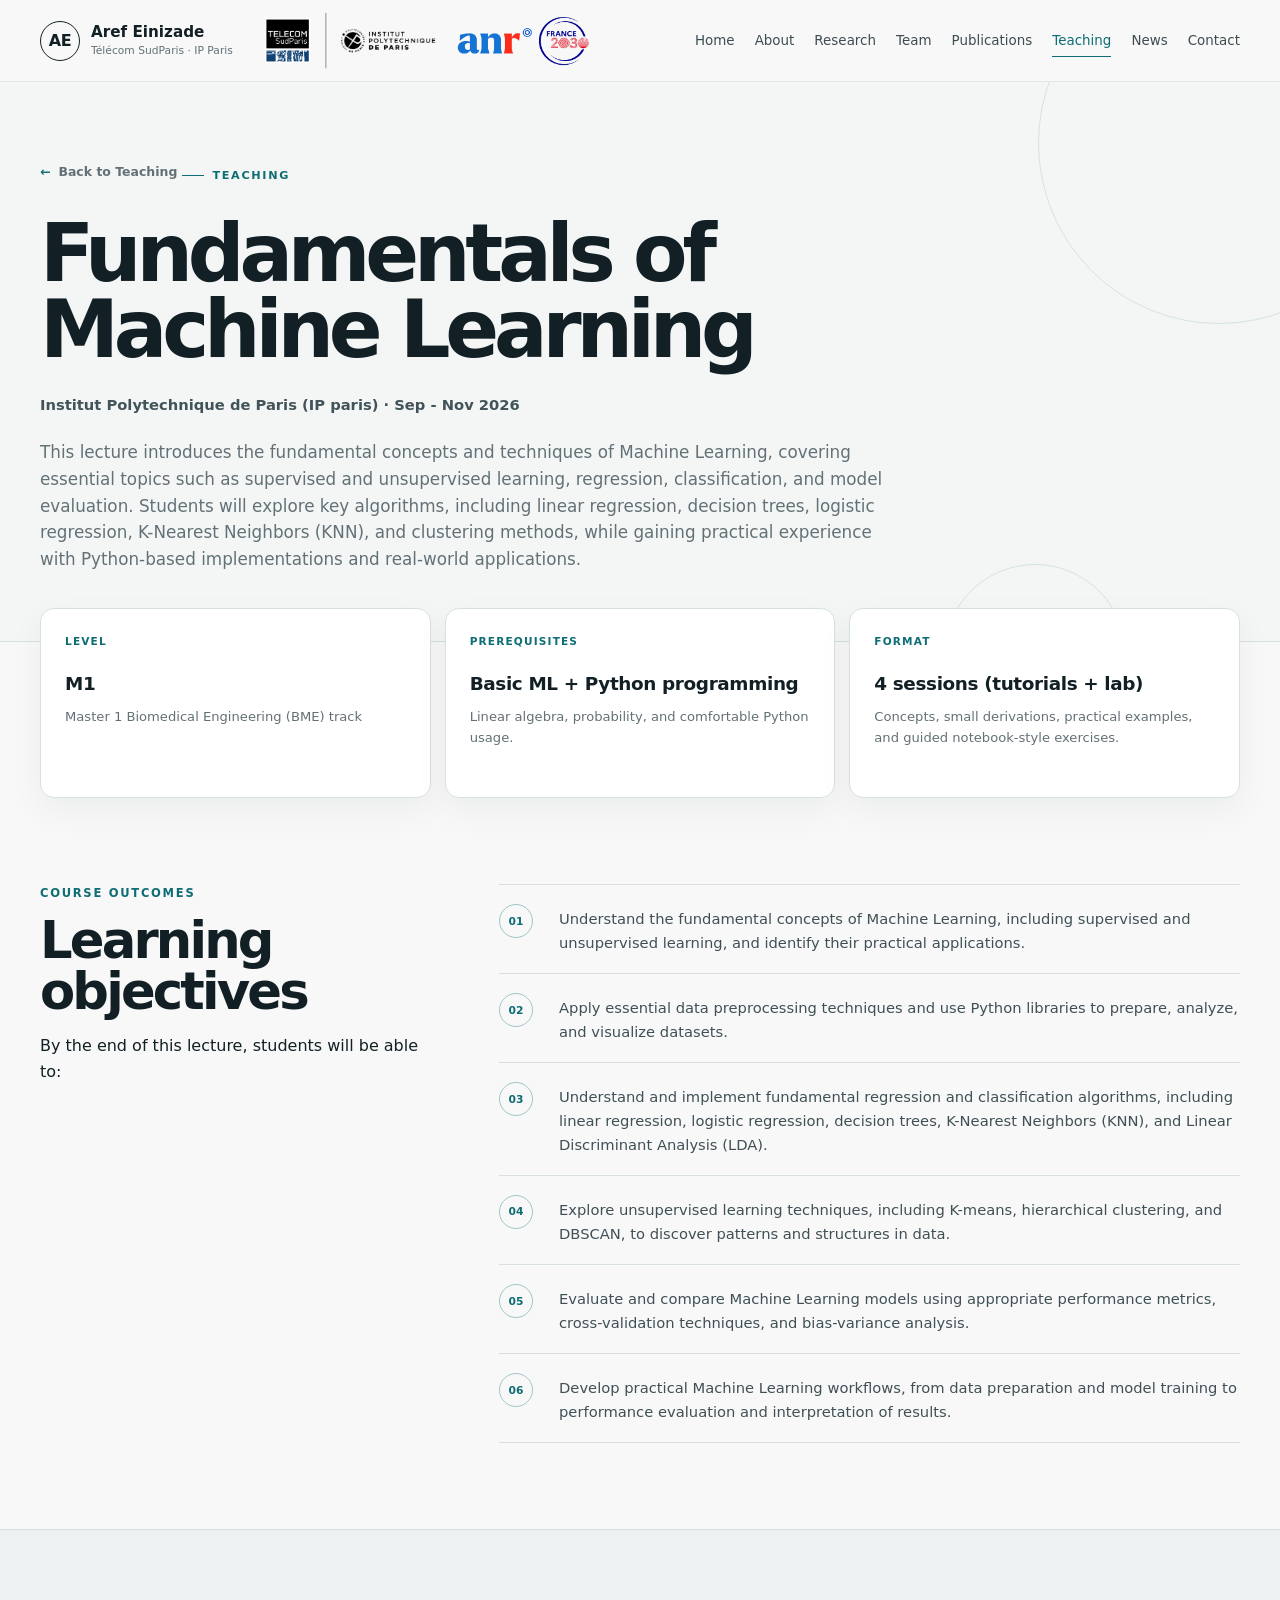
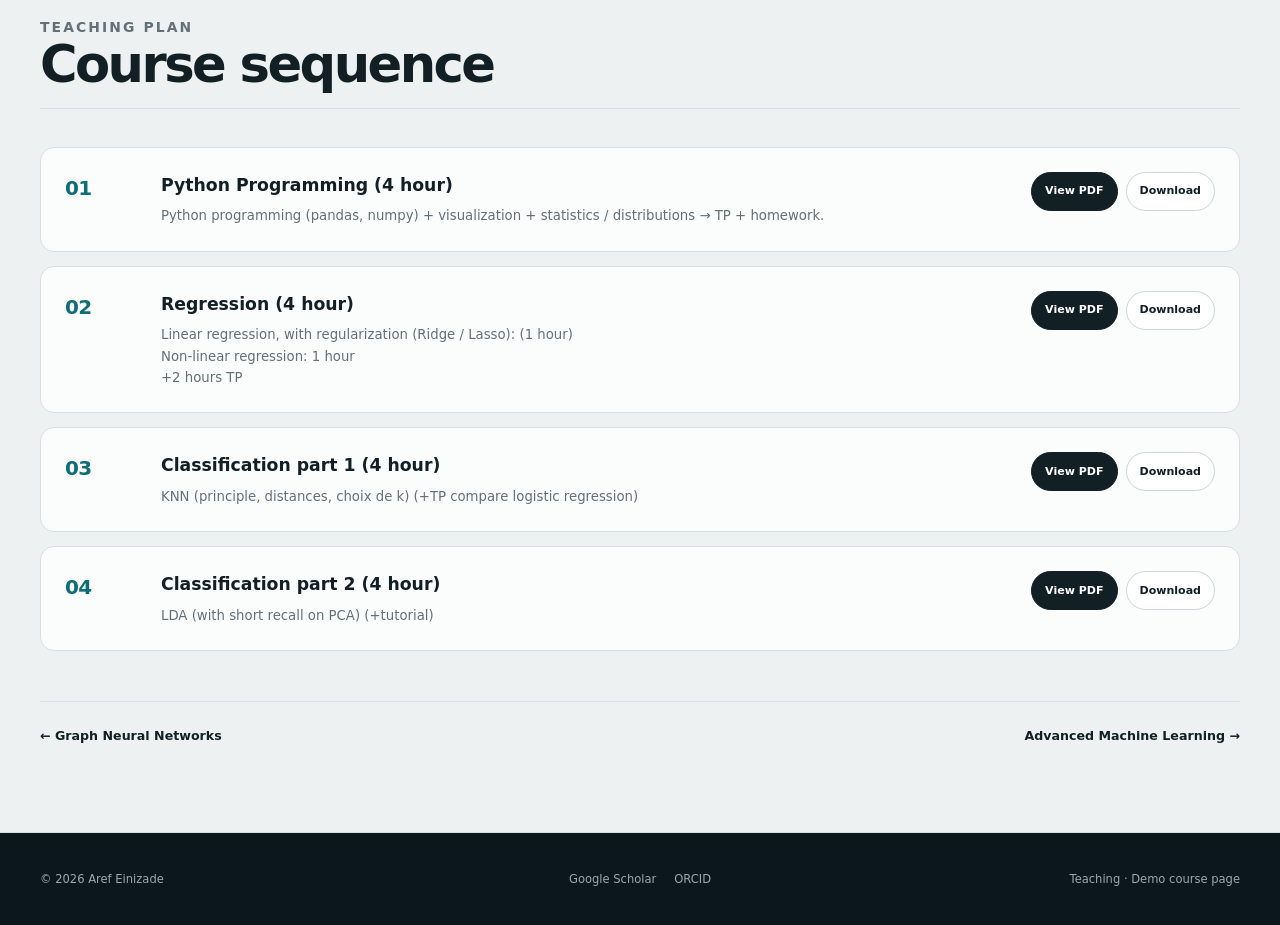
<file: teaching/Fundamentals of Machine Learning/index.html>
<!doctype html>
<html lang="en">
<head>
  <meta charset="utf-8" />
  <meta name="viewport" content="width=device-width, initial-scale=1" />
  <meta name="description" content="Demo course page for the teaching section of Aref Einizade's academic website." />
  <meta name="theme-color" content="#f7f8f7" />
  <title>Fundamentals of Machine Learning | Aref Einizade</title>
  <link rel="stylesheet" href="../../assets/css/style.css" />
  <link rel="stylesheet" href="../../assets/css/course.css" />
</head>
<body>
  <a class="skip-link" href="#main">Skip to content</a>

  <header class="site-header" id="top">
    <div class="header-inner shell">
      <a class="brand" href="../../index.html#home" aria-label="Aref Einizade home">
        <span class="brand-mark">AE</span>
        <span class="brand-text">
          <strong>Aref Einizade</strong>
          <small>Télécom SudParis · IP Paris</small>
        </span>
      </a>

      <div class="institution-marks" aria-label="Affiliations">
        <img src="../../assets/images/logo_telecom_sudparis.png" alt="Télécom SudParis" class="institution-logo" />
        <img src="../../assets/images/anr_logo.png" alt="ANR" class="institution-logo" />
      </div>

      <button class="menu-toggle" id="menuToggle" aria-expanded="false" aria-controls="primaryNav" aria-label="Toggle navigation">
        <span></span><span></span><span></span>
      </button>

      <nav class="primary-nav" id="primaryNav" aria-label="Primary navigation">
        <a href="../../index.html#home">Home</a>
        <a href="../../index.html#about">About</a>
        <a href="../../index.html#research">Research</a>
        <a href="../../index.html#team">Team</a>
        <a href="../../index.html#publications">Publications</a>
        <a class="active" href="../../index.html#teaching">Teaching</a>
        <a href="../../index.html#news">News</a>
        <a href="../../index.html#contact">Contact</a>
      </nav>
    </div>
  </header>

  <main class="course-main" id="main">
    <section class="course-hero">
      <div class="shell course-hero-inner reveal">
        <a class="course-breadcrumb" href="../../index.html#teaching"><span aria-hidden="true">←</span> Back to Teaching</a>
        <p class="course-label">Teaching</p>
        <h1 class="course-title">Fundamentals of Machine Learning</h1>
        <p class="course-meta-line">Institut Polytechnique de Paris (IP paris) · Sep - Nov 2026</p>
        <p class="course-lead">This lecture introduces the fundamental concepts and techniques of Machine Learning, covering essential topics such as supervised and unsupervised learning, regression, classification, and model evaluation. Students will explore key algorithms, including linear regression, decision trees, logistic regression, K-Nearest Neighbors (KNN), and clustering methods, while gaining practical experience with Python-based implementations and real-world applications.</p>
        <!-- <span class="course-demo-note">Placeholder content — replace with the real course later</span> -->
      </div>
    </section>

    <section aria-label="Course facts">
      <div class="shell course-facts reveal">
        <article class="course-fact">
          <span class="course-fact-label">Level</span>
          <h2>M1</h2>
          <p>Master 1 Biomedical Engineering (BME) track</p>
        </article>
        <article class="course-fact">
          <span class="course-fact-label">Prerequisites</span>
          <h2>Basic ML + Python programming</h2>
          <p>Linear algebra, probability, and comfortable Python usage.</p>
        </article>
        <article class="course-fact">
          <span class="course-fact-label">Format</span>
          <h2>4 sessions (tutorials + lab)</h2>
          <p>Concepts, small derivations, practical examples, and guided notebook-style exercises.</p>
        </article>
      </div>
    </section>

    <section class="course-section">
      <div class="shell objectives-layout">
        <div class="objectives-intro reveal">
          <p class="section-kicker">Course outcomes</p>
          <h2>Learning objectives</h2>
          <div><span ></span><p>By the end of this lecture, students will be able to:</p></div>
        </div>
        <div class="objectives-list reveal delay-1">
          <div class="objective-item"><span class="objective-number">01</span><p>Understand the fundamental concepts of Machine Learning, including supervised and unsupervised learning, and identify their practical applications.</p></div>
          <div class="objective-item"><span class="objective-number">02</span><p>Apply essential data preprocessing techniques and use Python libraries to prepare, analyze, and visualize datasets.</p></div>
          <div class="objective-item"><span class="objective-number">03</span><p>Understand and implement fundamental regression and classification algorithms, including linear regression, logistic regression, decision trees, K-Nearest Neighbors (KNN), and Linear Discriminant Analysis (LDA).</p></div>
          <div class="objective-item"><span class="objective-number">04</span><p>Explore unsupervised learning techniques, including K-means, hierarchical clustering, and DBSCAN, to discover patterns and structures in data.</p></div>
          <div class="objective-item"><span class="objective-number">05</span><p>Evaluate and compare Machine Learning models using appropriate performance metrics, cross-validation techniques, and bias-variance analysis.</p></div>
          <div class="objective-item"><span class="objective-number">06</span><p>Develop practical Machine Learning workflows, from data preparation and model training to performance evaluation and interpretation of results.</p></div>
        </div>
      </div>
    </section>

    <section class="course-section alt">
      <div class="shell">
        <div class="course-section-heading reveal">
          <div>
            <p class="section-kicker">Teaching plan</p>
            <h2>Course sequence</h2>
          </div>
          <!-- <p>These are sample entries only. The final course pages can have as many sessions and file types as needed.</p> -->
        </div>

        <div class="course-sequence">
          <article class="lecture-card reveal">
            <div class="lecture-number">01</div>
            <div class="lecture-content">
              <h3>Python Programming (4 hour)</h3>
              <p>Python programming (pandas, numpy) + visualization + statistics / distributions → TP + homework.</p>
            </div>
            <div class="lecture-actions">
              <a class="course-button primary" href=# rel="noopener">View PDF</a>
              <a class="course-button" href=# download>Download</a>
            </div>
          </article>

          <article class="lecture-card reveal">
            <div class="lecture-number">02</div>
            <div class="lecture-content">
              <h3>Regression (4 hour)</h3>
              <p>Linear regression, with regularization (Ridge / Lasso): (1 hour)</p>
              <p>Non-linear regression: 1 hour</p>
              <p>+2 hours TP</p>
            </div>
            <div class="lecture-actions">
              <a class="course-button primary" href=# rel="noopener">View PDF</a>
              <a class="course-button" href=# download>Download</a>
            </div>
          </article>

          <article class="lecture-card reveal">
            <div class="lecture-number">03</div>
            <div class="lecture-content">
              <h3>Classification part 1 (4 hour)</h3>
              <p>KNN (principle, distances, choix de k) (+TP compare logistic regression)</p>
            </div>
            <div class="lecture-actions">
              <a class="course-button primary" href=# rel="noopener">View PDF</a>
              <a class="course-button" href=# download>Download</a>
            </div>
          </article>

          <article class="lecture-card reveal">
            <div class="lecture-number">04</div>
            <div class="lecture-content">
              <h3>Classification part 2 (4 hour)</h3>
              <p>LDA (with short recall on PCA) (+tutorial)</p>
            </div>
            <div class="lecture-actions">
              <a class="course-button primary" href=# rel="noopener">View PDF</a>
              <a class="course-button" href=# download>Download</a>
            </div>
          </article>
        </div>
      </div>
      <div class="shell">
        <div class="course-bottom-nav">
            <a href="../Graph Neural Networks/index.html">← Graph Neural Networks</a>
            <a href="../Advanced ML/index.html">Advanced Machine Learning →</a>
          </div>
        </div>
    </section>

    <!-- <section class="course-section">
      <div class="shell">
        <div class="course-section-heading reveal">
          <div>
            <p class="section-kicker">Downloads</p>
            <h2>Course materials</h2>
          </div>
          <p>The download cards deliberately use the same muted cards, borders, typography, and teal accent as the current website.</p>
        </div>

        <div class="resource-grid reveal">
          <a class="resource-card" href="../../assets/files/teaching/machine-learning-signal-processing/lecture-01.pdf" download>
            <span class="resource-icon">PDF</span>
            <span><strong>Lecture 01 — Demo slides</strong><small>Placeholder file for layout testing</small></span>
            <span class="resource-arrow" aria-hidden="true">↓</span>
          </a>
          <a class="resource-card" href="../../assets/files/teaching/machine-learning-signal-processing/exercise-sheet.pdf" download>
            <span class="resource-icon">PDF</span>
            <span><strong>Tutorial sheet — Demo</strong><small>Placeholder exercise file</small></span>
            <span class="resource-arrow" aria-hidden="true">↓</span>
          </a>
        </div>

        <div class="course-bottom-nav">
          <a href="../graph-learning-fundamentals/">← Previous demo course</a>
          <a href="../../index.html#teaching">Back to all teaching →</a>
        </div>
      </div>
    </section> -->
  </main>

  <footer class="site-footer">
    <div class="shell footer-inner">
      <p>© <span id="year"></span> Aref Einizade</p>
      <div class="footer-links">
        <a href="https://scholar.google.com/citations?user=ZEQyAaAAAAAJ&hl=en" target="_blank" rel="noopener">Google Scholar</a>
        <a href="https://orcid.org/0000-0002-8546-7261" target="_blank" rel="noopener">ORCID</a>
      </div>
      <p class="updated">Teaching · Demo course page</p>
    </div>
  </footer>

  <script src="../../assets/js/course-page.js"></script>
</body>
</html>
</file>
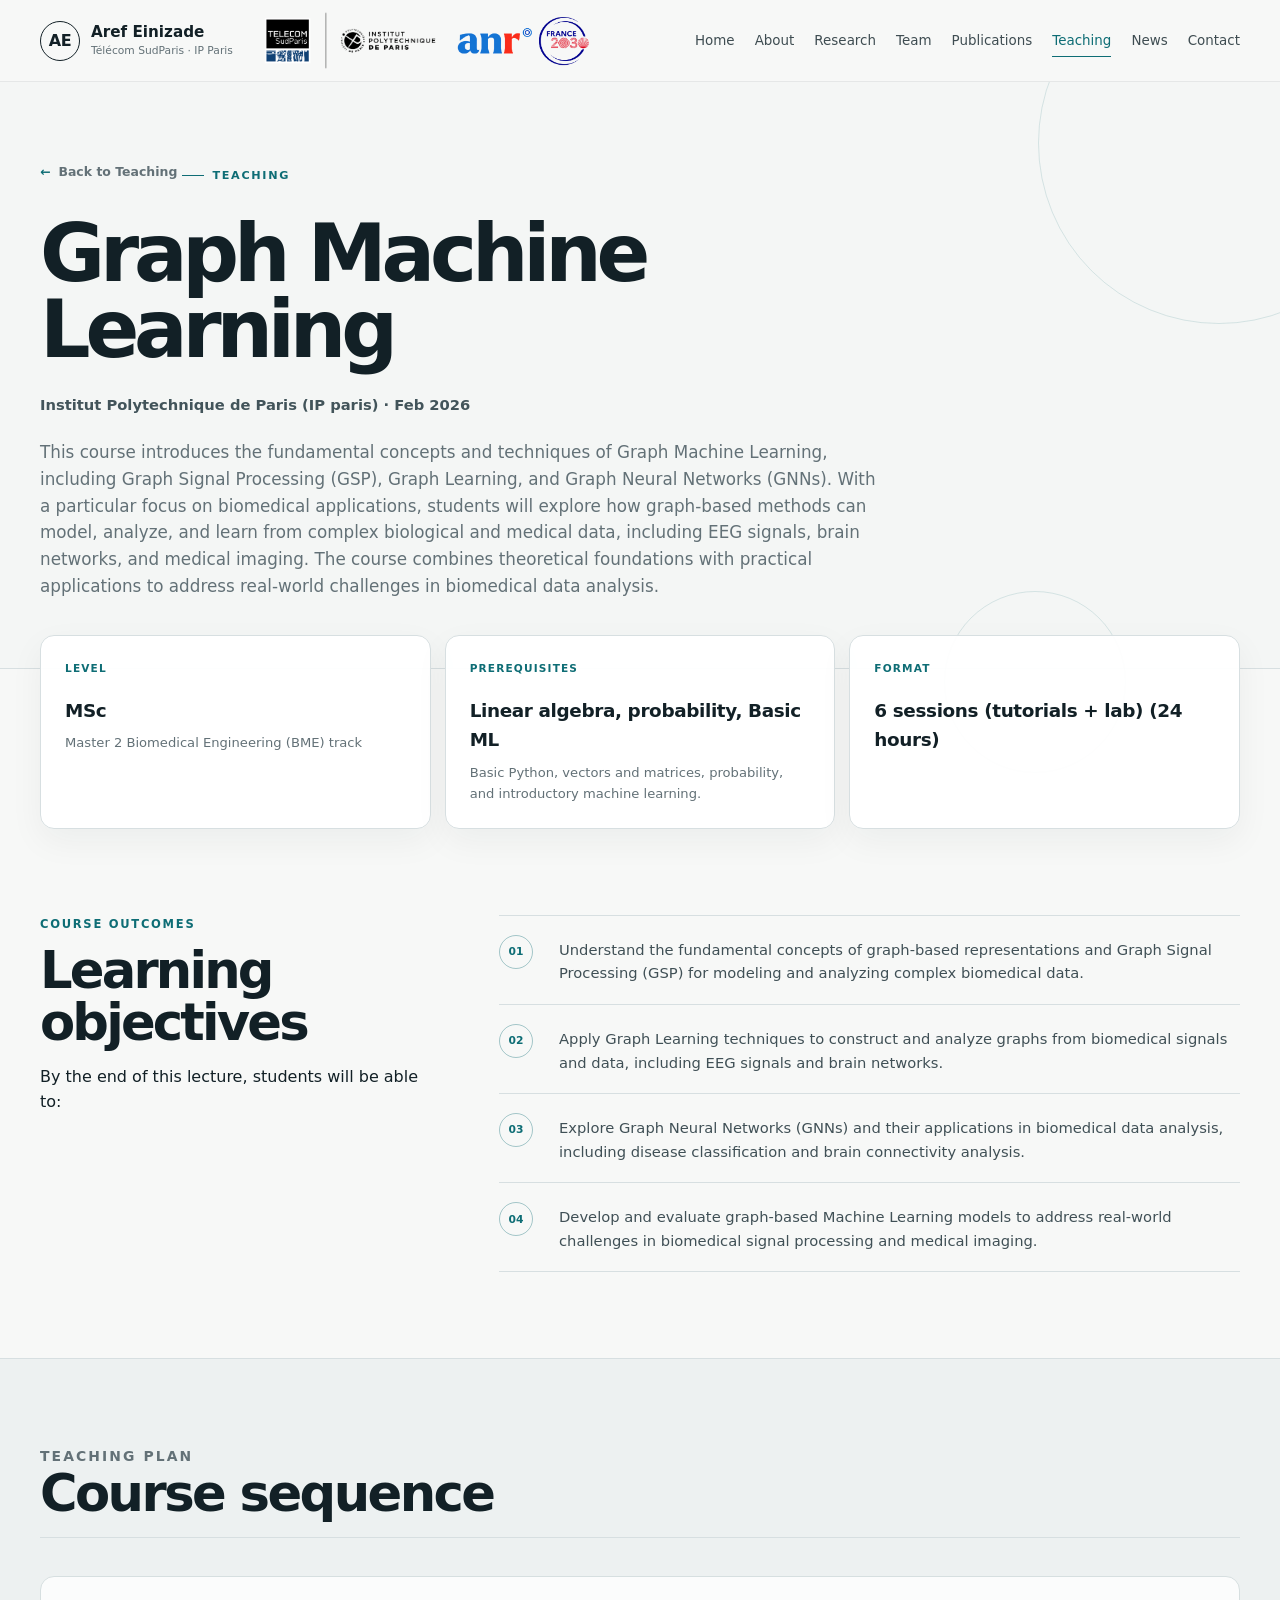
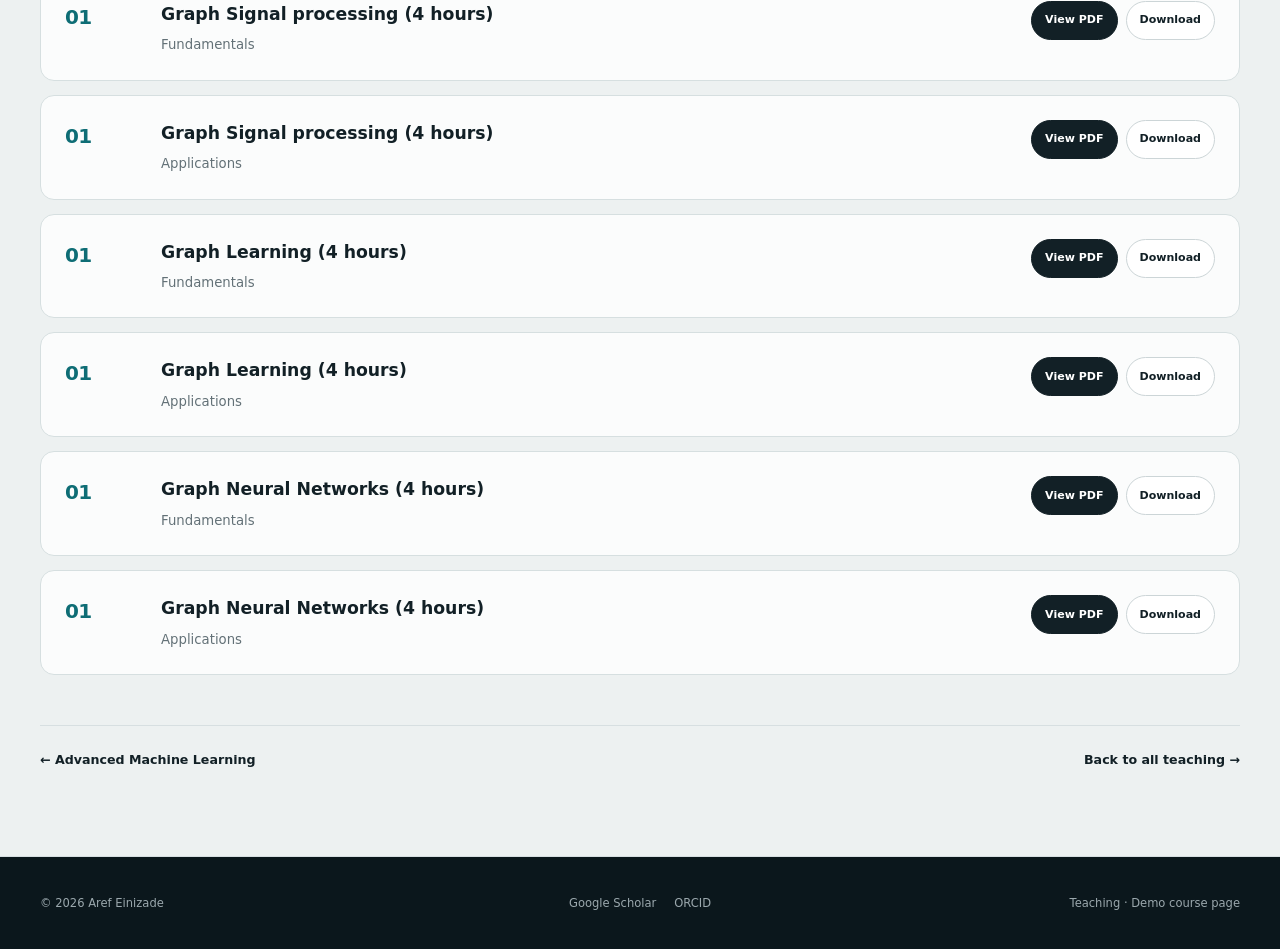
<file: teaching/Graph Machine Learning/index.html>
<!doctype html>
<html lang="en">
<head>
  <meta charset="utf-8" />
  <meta name="viewport" content="width=device-width, initial-scale=1" />
  <meta name="description" content="Demo course page for the teaching section of Aref Einizade's academic website." />
  <meta name="theme-color" content="#f7f8f7" />
  <title>Graph Machine Learning | Aref Einizade</title>
  <link rel="stylesheet" href="../../assets/css/style.css" />
  <link rel="stylesheet" href="../../assets/css/course.css" />
</head>
<body>
  <a class="skip-link" href="#main">Skip to content</a>

  <header class="site-header" id="top">
    <div class="header-inner shell">
      <a class="brand" href="../../index.html#home" aria-label="Aref Einizade home">
        <span class="brand-mark">AE</span>
        <span class="brand-text">
          <strong>Aref Einizade</strong>
          <small>Télécom SudParis · IP Paris</small>
        </span>
      </a>

      <div class="institution-marks" aria-label="Affiliations">
        <img src="../../assets/images/logo_telecom_sudparis.png" alt="Télécom SudParis" class="institution-logo" />
        <img src="../../assets/images/anr_logo.png" alt="ANR" class="institution-logo" />
      </div>

      <button class="menu-toggle" id="menuToggle" aria-expanded="false" aria-controls="primaryNav" aria-label="Toggle navigation">
        <span></span><span></span><span></span>
      </button>

      <nav class="primary-nav" id="primaryNav" aria-label="Primary navigation">
        <a href="../../index.html#home">Home</a>
        <a href="../../index.html#about">About</a>
        <a href="../../index.html#research">Research</a>
        <a href="../../index.html#team">Team</a>
        <a href="../../index.html#publications">Publications</a>
        <a class="active" href="../../index.html#teaching">Teaching</a>
        <a href="../../index.html#news">News</a>
        <a href="../../index.html#contact">Contact</a>
      </nav>
    </div>
  </header>

  <main class="course-main" id="main">
    <section class="course-hero">
      <div class="shell course-hero-inner reveal">
        <a class="course-breadcrumb" href="../../index.html#teaching"><span aria-hidden="true">←</span> Back to Teaching</a>
        <p class="course-label">Teaching</p>
        <h1 class="course-title">Graph Machine Learning</h1>
        <p class="course-meta-line">Institut Polytechnique de Paris (IP paris) · Feb 2026</p>
        <p class="course-lead">This course introduces the fundamental concepts and techniques of Graph Machine Learning, including Graph Signal Processing (GSP), Graph Learning, and Graph Neural Networks (GNNs). With a particular focus on biomedical applications, students will explore how graph-based methods can model, analyze, and learn from complex biological and medical data, including EEG signals, brain networks, and medical imaging. The course combines theoretical foundations with practical applications to address real-world challenges in biomedical data analysis.</p>
        <!-- <span class="course-demo-note">Placeholder content — replace with the real course later</span> -->
      </div>
    </section>

    <section aria-label="Course facts">
      <div class="shell course-facts reveal">
        <article class="course-fact">
          <span class="course-fact-label">Level</span>
          <h2>MSc</h2>
          <p>Master 2 Biomedical Engineering (BME) track</p>
        </article>
        <article class="course-fact">
          <span class="course-fact-label">Prerequisites</span>
          <h2>Linear algebra, probability, Basic ML</h2>
          <p>Basic Python, vectors and matrices, probability, and introductory machine learning.</p>
        </article>
        <article class="course-fact">
          <span class="course-fact-label">Format</span>
          <h2>6 sessions (tutorials + lab) (24 hours)</h2>
          <!-- <p>Short lectures, worked examples, guided exercises, and one practical mini-project.</p> -->
        </article>
      </div>
    </section>

    <section class="course-section">
      <div class="shell objectives-layout">
        <div class="objectives-intro reveal">
          <p class="section-kicker">Course outcomes</p>
          <h2>Learning objectives</h2>
          <div><span ></span><p>By the end of this lecture, students will be able to:</p></div>
          
        </div>
        
        <div class="objectives-list reveal delay-1">
          <!-- <div><span ></span><p>By the end of this lecture, students will be able to:</p></div> -->
          <div class="objective-item"><span class="objective-number">01</span><p>Understand the fundamental concepts of graph-based representations and Graph Signal Processing (GSP) for modeling and analyzing complex biomedical data.</p></div>
          <div class="objective-item"><span class="objective-number">02</span><p>Apply Graph Learning techniques to construct and analyze graphs from biomedical signals and data, including EEG signals and brain networks.</p></div>
          <div class="objective-item"><span class="objective-number">03</span><p>Explore Graph Neural Networks (GNNs) and their applications in biomedical data analysis, including disease classification and brain connectivity analysis.</p></div>
          <div class="objective-item"><span class="objective-number">04</span><p>Develop and evaluate graph-based Machine Learning models to address real-world challenges in biomedical signal processing and medical imaging.</p></div>
          <!-- <div class="objective-item"><span class="objective-number">05</span><p>Understand the main challenges and limitations of GNNs, including over-smoothing, scalability, and generalization.</p></div> -->
        </div>
      </div>
    </section>

    <section class="course-section alt">
      <div class="shell">
        <div class="course-section-heading reveal">
          <div>
            <p class="section-kicker">Teaching plan</p>
            <h2>Course sequence</h2>
          </div>
          <!-- <p>The items below are demo entries. Each session can later contain the real description, slides, exercises, code, or external reading links.</p> -->
        </div>

        <div class="course-sequence">
          <article class="lecture-card reveal">
            <div class="lecture-number">01</div>
            <div class="lecture-content">
              <h3>Graph Signal processing (4 hours)</h3>
              <p>Fundamentals</p>
            </div>
            <div class="lecture-actions">
              <a class="course-button primary" href=#  rel="noopener">View PDF</a> 
              <!-- target="_blank" -->
              <a class="course-button" href=# download>Download</a>
            </div>
          </article>

          <article class="lecture-card reveal">
            <div class="lecture-number">01</div>
            <div class="lecture-content">
              <h3>Graph Signal processing (4 hours)</h3>
              <p>Applications</p>
            </div>
            <div class="lecture-actions">
              <a class="course-button primary" href=#  rel="noopener">View PDF</a> 
              <!-- target="_blank" -->
              <a class="course-button" href=# download>Download</a>
            </div>
          </article>
          
          <article class="lecture-card reveal">
            <div class="lecture-number">01</div>
            <div class="lecture-content">
              <h3>Graph Learning (4 hours)</h3>
              <p>Fundamentals</p>
            </div>
            <div class="lecture-actions">
              <a class="course-button primary" href=#  rel="noopener">View PDF</a> 
              <!-- target="_blank" -->
              <a class="course-button" href=# download>Download</a>
            </div>
          </article>

          <article class="lecture-card reveal">
            <div class="lecture-number">01</div>
            <div class="lecture-content">
              <h3>Graph Learning (4 hours)</h3>
              <p>Applications</p>
            </div>
            <div class="lecture-actions">
              <a class="course-button primary" href=#  rel="noopener">View PDF</a> 
              <!-- target="_blank" -->
              <a class="course-button" href=# download>Download</a>
            </div>
          </article>

          <article class="lecture-card reveal">
            <div class="lecture-number">01</div>
            <div class="lecture-content">
              <h3>Graph Neural Networks (4 hours)</h3>
              <p>Fundamentals</p>
            </div>
            <div class="lecture-actions">
              <a class="course-button primary" href=#  rel="noopener">View PDF</a> 
              <!-- target="_blank" -->
              <a class="course-button" href=# download>Download</a>
            </div>
          </article>

          <article class="lecture-card reveal">
            <div class="lecture-number">01</div>
            <div class="lecture-content">
              <h3>Graph Neural Networks (4 hours)</h3>
              <p>Applications</p>
            </div>
            <div class="lecture-actions">
              <a class="course-button primary" href=#  rel="noopener">View PDF</a> 
              <!-- target="_blank" -->
              <a class="course-button" href=# download>Download</a>
            </div>
          </article>

          <!-- <article class="lecture-card reveal">
            <div class="lecture-number">02</div>
            <div class="lecture-content">
              <h3>Graph signals and spectral tools</h3>
              <p>Signals on nodes, smoothness, graph Fourier intuition, polynomial filters, and the connection to localized aggregation.</p>
            </div>
            <div class="lecture-actions">
              <a class="course-button primary" href="../../assets/files/teaching/Graph Neural Networks/lecture-02.pdf" target="_blank" rel="noopener">View PDF</a>
              <a class="course-button" href="../../assets/files/teaching/graph-learning-fundamentals/lecture-02.pdf" download>Download</a>
            </div>
          </article> -->

          <!-- <article class="lecture-card reveal">
            <div class="lecture-number">03</div>
            <div class="lecture-content">
              <h3>Message passing and graph neural networks</h3>
              <p>Neighborhood aggregation, GCN-style layers, inductive biases, over-smoothing, and a compact implementation example.</p>
            </div>
            <div class="lecture-actions">
              <a class="course-button primary" href="../../assets/files/teaching/graph-learning-fundamentals/lecture-03.pdf" target="_blank" rel="noopener">View PDF</a>
              <a class="course-button" href="../../assets/files/teaching/graph-learning-fundamentals/lecture-03.pdf" download>Download</a>
            </div>
          </article> -->

          <!-- <article class="lecture-card reveal">
            <div class="lecture-number">04</div>
            <div class="lecture-content">
              <h3>Guided exercise and mini-project</h3>
              <p>A small synthetic dataset is used to compare a non-graph baseline with a graph-aware model and discuss evaluation choices.</p>
            </div>
            <div class="lecture-actions">
              <a class="course-button" href="../../assets/files/teaching/graph-learning-fundamentals/exercise-sheet.pdf" target="_blank" rel="noopener">Exercise PDF</a>
              <a class="course-button" href="../../assets/files/teaching/graph-learning-fundamentals/exercise-sheet.pdf" download>Download</a>
            </div>
          </article> -->
        </div>
      </div>


       <div class="shell">
        <!-- <div class="course-section-heading reveal">
          <div>
            <p class="section-kicker">Downloads</p>
            <h2>Course materials</h2>
          </div>
          <p>This area can hold lecture slides, tutorials, assignments, datasets, notebooks, or a complete course pack.</p>
        </div> -->

        <!-- <div class="resource-grid reveal">
          <a class="resource-card" href="../../assets/files/teaching/graph-learning-fundamentals/lecture-01.pdf" download>
            <span class="resource-icon">PDF</span>
            <span><strong>Lecture 01 — Demo slides</strong><small>Placeholder file for layout testing</small></span>
            <span class="resource-arrow" aria-hidden="true">↓</span>
          </a>
          <a class="resource-card" href="../../assets/files/teaching/graph-learning-fundamentals/exercise-sheet.pdf" download>
            <span class="resource-icon">PDF</span>
            <span><strong>Exercise sheet — Demo</strong><small>Placeholder exercise file</small></span>
            <span class="resource-arrow" aria-hidden="true">↓</span>
          </a>
        </div> -->

        <div class="course-bottom-nav">
          <a href="../Advanced ML/index.html">← Advanced Machine Learning</a>
          <a href="../../index.html#teaching">Back to all teaching →</a>
        </div>
      </div>
    </section>

    <!-- <section class="course-section">
      <div class="shell"> -->
        <!-- <div class="course-section-heading reveal">
          <div>
            <p class="section-kicker">Downloads</p>
            <h2>Course materials</h2>
          </div>
          <p>This area can hold lecture slides, tutorials, assignments, datasets, notebooks, or a complete course pack.</p>
        </div> -->

        <!-- <div class="resource-grid reveal">
          <a class="resource-card" href="../../assets/files/teaching/graph-learning-fundamentals/lecture-01.pdf" download>
            <span class="resource-icon">PDF</span>
            <span><strong>Lecture 01 — Demo slides</strong><small>Placeholder file for layout testing</small></span>
            <span class="resource-arrow" aria-hidden="true">↓</span>
          </a>
          <a class="resource-card" href="../../assets/files/teaching/graph-learning-fundamentals/exercise-sheet.pdf" download>
            <span class="resource-icon">PDF</span>
            <span><strong>Exercise sheet — Demo</strong><small>Placeholder exercise file</small></span>
            <span class="resource-arrow" aria-hidden="true">↓</span>
          </a>
        </div> -->

        <!-- <div class="course-bottom-nav">
          <a href="../../index.html#teaching">← Back to all teaching</a>
          <a href="../machine-learning-signal-processing/">Next demo course →</a>
        </div>
      </div>
    </section> -->
  </main>

  <footer class="site-footer">
    <div class="shell footer-inner">
      <p>© <span id="year"></span> Aref Einizade</p>
      <div class="footer-links">
        <a href="https://scholar.google.com/citations?user=ZEQyAaAAAAAJ&hl=en" target="_blank" rel="noopener">Google Scholar</a>
        <a href="https://orcid.org/0000-0002-8546-7261" target="_blank" rel="noopener">ORCID</a>
      </div>
      <p class="updated">Teaching · Demo course page</p>
    </div>
  </footer>

  <script src="../../assets/js/course-page.js"></script>
</body>
</html>
</file>
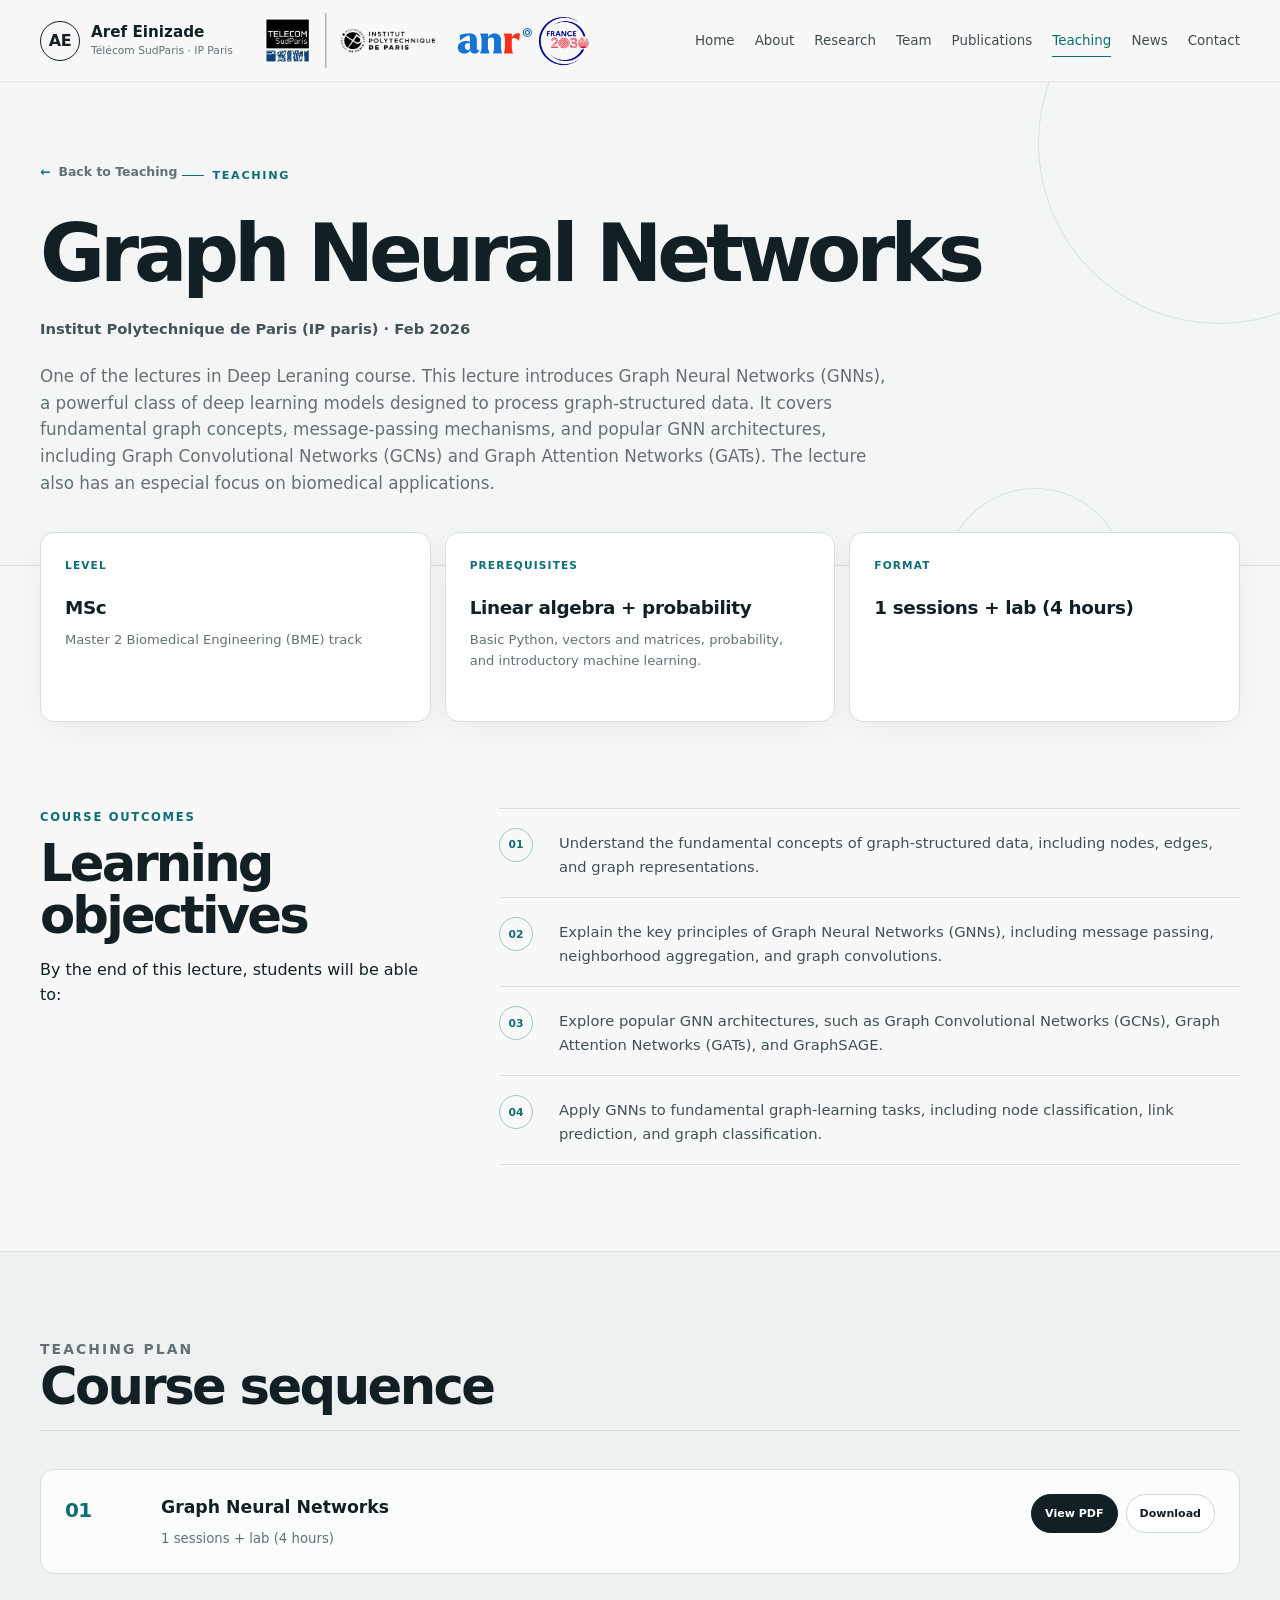
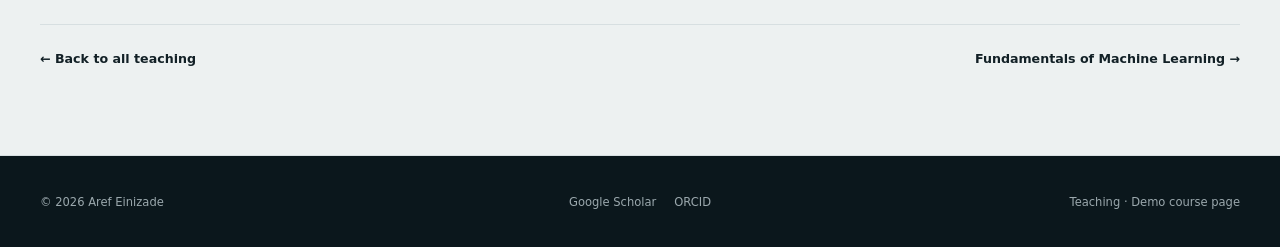
<file: teaching/Graph Neural Networks/index.html>
<!doctype html>
<html lang="en">
<head>
  <meta charset="utf-8" />
  <meta name="viewport" content="width=device-width, initial-scale=1" />
  <meta name="description" content="Demo course page for the teaching section of Aref Einizade's academic website." />
  <meta name="theme-color" content="#f7f8f7" />
  <title>Graph Neural Networks | Aref Einizade</title>
  <link rel="stylesheet" href="../../assets/css/style.css" />
  <link rel="stylesheet" href="../../assets/css/course.css" />
</head>
<body>
  <a class="skip-link" href="#main">Skip to content</a>

  <header class="site-header" id="top">
    <div class="header-inner shell">
      <a class="brand" href="../../index.html#home" aria-label="Aref Einizade home">
        <span class="brand-mark">AE</span>
        <span class="brand-text">
          <strong>Aref Einizade</strong>
          <small>Télécom SudParis · IP Paris</small>
        </span>
      </a>

      <div class="institution-marks" aria-label="Affiliations">
        <img src="../../assets/images/logo_telecom_sudparis.png" alt="Télécom SudParis" class="institution-logo" />
        <img src="../../assets/images/anr_logo.png" alt="ANR" class="institution-logo" />
      </div>

      <button class="menu-toggle" id="menuToggle" aria-expanded="false" aria-controls="primaryNav" aria-label="Toggle navigation">
        <span></span><span></span><span></span>
      </button>

      <nav class="primary-nav" id="primaryNav" aria-label="Primary navigation">
        <a href="../../index.html#home">Home</a>
        <a href="../../index.html#about">About</a>
        <a href="../../index.html#research">Research</a>
        <a href="../../index.html#team">Team</a>
        <a href="../../index.html#publications">Publications</a>
        <a class="active" href="../../index.html#teaching">Teaching</a>
        <a href="../../index.html#news">News</a>
        <a href="../../index.html#contact">Contact</a>
      </nav>
    </div>
  </header>

  <main class="course-main" id="main">
    <section class="course-hero">
      <div class="shell course-hero-inner reveal">
        <a class="course-breadcrumb" href="../../index.html#teaching"><span aria-hidden="true">←</span> Back to Teaching</a>
        <p class="course-label">Teaching</p>
        <h1 class="course-title">Graph Neural Networks</h1>
        <p class="course-meta-line">Institut Polytechnique de Paris (IP paris) · Feb 2026</p>
        <p class="course-lead">One of the lectures in Deep Leraning course. This lecture introduces Graph Neural Networks (GNNs), a powerful class of deep learning models designed to process graph-structured data. It covers fundamental graph concepts, message-passing mechanisms, and popular GNN architectures, including Graph Convolutional Networks (GCNs) and Graph Attention Networks (GATs). The lecture also has an especial focus on biomedical applications.</p>
        <!-- <span class="course-demo-note">Placeholder content — replace with the real course later</span> -->
      </div>
    </section>

    <section aria-label="Course facts">
      <div class="shell course-facts reveal">
        <article class="course-fact">
          <span class="course-fact-label">Level</span>
          <h2>MSc</h2>
          <p>Master 2 Biomedical Engineering (BME) track</p>
        </article>
        <article class="course-fact">
          <span class="course-fact-label">Prerequisites</span>
          <h2>Linear algebra + probability</h2>
          <p>Basic Python, vectors and matrices, probability, and introductory machine learning.</p>
        </article>
        <article class="course-fact">
          <span class="course-fact-label">Format</span>
          <h2>1 sessions + lab (4 hours)</h2>
          <!-- <p>Short lectures, worked examples, guided exercises, and one practical mini-project.</p> -->
        </article>
      </div>
    </section>

    <section class="course-section">
      <div class="shell objectives-layout">
        <div class="objectives-intro reveal">
          <p class="section-kicker">Course outcomes</p>
          <h2>Learning objectives</h2>
          <div><span ></span><p>By the end of this lecture, students will be able to:</p></div>
          
        </div>
        
        <div class="objectives-list reveal delay-1">
          <!-- <div><span ></span><p>By the end of this lecture, students will be able to:</p></div> -->
          <div class="objective-item"><span class="objective-number">01</span><p>Understand the fundamental concepts of graph-structured data, including nodes, edges, and graph representations.</p></div>
          <div class="objective-item"><span class="objective-number">02</span><p>Explain the key principles of Graph Neural Networks (GNNs), including message passing, neighborhood aggregation, and graph convolutions.</p></div>
          <div class="objective-item"><span class="objective-number">03</span><p>Explore popular GNN architectures, such as Graph Convolutional Networks (GCNs), Graph Attention Networks (GATs), and GraphSAGE.</p></div>
          <div class="objective-item"><span class="objective-number">04</span><p>Apply GNNs to fundamental graph-learning tasks, including node classification, link prediction, and graph classification.</p></div>
          <!-- <div class="objective-item"><span class="objective-number">05</span><p>Understand the main challenges and limitations of GNNs, including over-smoothing, scalability, and generalization.</p></div> -->
        </div>
      </div>
    </section>

    <section class="course-section alt">
      <div class="shell">
        <div class="course-section-heading reveal">
          <div>
            <p class="section-kicker">Teaching plan</p>
            <h2>Course sequence</h2>
          </div>
          <!-- <p>The items below are demo entries. Each session can later contain the real description, slides, exercises, code, or external reading links.</p> -->
        </div>

        <div class="course-sequence">
          <article class="lecture-card reveal">
            <div class="lecture-number">01</div>
            <div class="lecture-content">
              <h3>Graph Neural Networks</h3>
              <p>1 sessions + lab (4 hours)</p>
            </div>
            <div class="lecture-actions">
              <a class="course-button primary" href=#  rel="noopener">View PDF</a> 
              <!-- target="_blank" -->
              <a class="course-button" href=# download>Download</a>
            </div>
          </article>

          <!-- <article class="lecture-card reveal">
            <div class="lecture-number">02</div>
            <div class="lecture-content">
              <h3>Graph signals and spectral tools</h3>
              <p>Signals on nodes, smoothness, graph Fourier intuition, polynomial filters, and the connection to localized aggregation.</p>
            </div>
            <div class="lecture-actions">
              <a class="course-button primary" href="../../assets/files/teaching/Graph Neural Networks/lecture-02.pdf" target="_blank" rel="noopener">View PDF</a>
              <a class="course-button" href="../../assets/files/teaching/graph-learning-fundamentals/lecture-02.pdf" download>Download</a>
            </div>
          </article> -->

          <!-- <article class="lecture-card reveal">
            <div class="lecture-number">03</div>
            <div class="lecture-content">
              <h3>Message passing and graph neural networks</h3>
              <p>Neighborhood aggregation, GCN-style layers, inductive biases, over-smoothing, and a compact implementation example.</p>
            </div>
            <div class="lecture-actions">
              <a class="course-button primary" href="../../assets/files/teaching/graph-learning-fundamentals/lecture-03.pdf" target="_blank" rel="noopener">View PDF</a>
              <a class="course-button" href="../../assets/files/teaching/graph-learning-fundamentals/lecture-03.pdf" download>Download</a>
            </div>
          </article> -->

          <!-- <article class="lecture-card reveal">
            <div class="lecture-number">04</div>
            <div class="lecture-content">
              <h3>Guided exercise and mini-project</h3>
              <p>A small synthetic dataset is used to compare a non-graph baseline with a graph-aware model and discuss evaluation choices.</p>
            </div>
            <div class="lecture-actions">
              <a class="course-button" href="../../assets/files/teaching/graph-learning-fundamentals/exercise-sheet.pdf" target="_blank" rel="noopener">Exercise PDF</a>
              <a class="course-button" href="../../assets/files/teaching/graph-learning-fundamentals/exercise-sheet.pdf" download>Download</a>
            </div>
          </article> -->
        </div>
      </div>


       <div class="shell">
        <!-- <div class="course-section-heading reveal">
          <div>
            <p class="section-kicker">Downloads</p>
            <h2>Course materials</h2>
          </div>
          <p>This area can hold lecture slides, tutorials, assignments, datasets, notebooks, or a complete course pack.</p>
        </div> -->

        <!-- <div class="resource-grid reveal">
          <a class="resource-card" href="../../assets/files/teaching/graph-learning-fundamentals/lecture-01.pdf" download>
            <span class="resource-icon">PDF</span>
            <span><strong>Lecture 01 — Demo slides</strong><small>Placeholder file for layout testing</small></span>
            <span class="resource-arrow" aria-hidden="true">↓</span>
          </a>
          <a class="resource-card" href="../../assets/files/teaching/graph-learning-fundamentals/exercise-sheet.pdf" download>
            <span class="resource-icon">PDF</span>
            <span><strong>Exercise sheet — Demo</strong><small>Placeholder exercise file</small></span>
            <span class="resource-arrow" aria-hidden="true">↓</span>
          </a>
        </div> -->

        <div class="course-bottom-nav">
          <a href="../../index.html#teaching">← Back to all teaching</a>
          <a href="../Fundamentals of Machine Learning/index.html">Fundamentals of Machine Learning →</a>
        </div>
      </div>
    </section>

    <!-- <section class="course-section">
      <div class="shell"> -->
        <!-- <div class="course-section-heading reveal">
          <div>
            <p class="section-kicker">Downloads</p>
            <h2>Course materials</h2>
          </div>
          <p>This area can hold lecture slides, tutorials, assignments, datasets, notebooks, or a complete course pack.</p>
        </div> -->

        <!-- <div class="resource-grid reveal">
          <a class="resource-card" href="../../assets/files/teaching/graph-learning-fundamentals/lecture-01.pdf" download>
            <span class="resource-icon">PDF</span>
            <span><strong>Lecture 01 — Demo slides</strong><small>Placeholder file for layout testing</small></span>
            <span class="resource-arrow" aria-hidden="true">↓</span>
          </a>
          <a class="resource-card" href="../../assets/files/teaching/graph-learning-fundamentals/exercise-sheet.pdf" download>
            <span class="resource-icon">PDF</span>
            <span><strong>Exercise sheet — Demo</strong><small>Placeholder exercise file</small></span>
            <span class="resource-arrow" aria-hidden="true">↓</span>
          </a>
        </div> -->

        <!-- <div class="course-bottom-nav">
          <a href="../../index.html#teaching">← Back to all teaching</a>
          <a href="../machine-learning-signal-processing/">Next demo course →</a>
        </div>
      </div>
    </section> -->
  </main>

  <footer class="site-footer">
    <div class="shell footer-inner">
      <p>© <span id="year"></span> Aref Einizade</p>
      <div class="footer-links">
        <a href="https://scholar.google.com/citations?user=ZEQyAaAAAAAJ&hl=en" target="_blank" rel="noopener">Google Scholar</a>
        <a href="https://orcid.org/0000-0002-8546-7261" target="_blank" rel="noopener">ORCID</a>
      </div>
      <p class="updated">Teaching · Demo course page</p>
    </div>
  </footer>

  <script src="../../assets/js/course-page.js"></script>
</body>
</html>
</file>
<file: assets/css/style.css>
:root {
  --bg: #f7f8f7;
  --surface: #ffffff;
  --surface-2: #eef2f2;
  --ink: #122026;
  --muted: #637177;
  --line: #d7dfe1;
  --accent: #0e6d75;
  --accent-2: #184c60;
  --accent-pale: #dcebed;
  --warm: #e8e1d6;
  --shadow: 0 18px 60px rgba(20, 42, 52, .10);
  --radius: 18px;
  --shell: min(1200px, calc(100vw - 48px));
  --header-h: 82px;
}

* { box-sizing: border-box; }
html { scroll-behavior: smooth; scroll-padding-top: calc(var(--header-h) + 22px); }
body {
  margin: 0;
  color: var(--ink);
  background: var(--bg);
  font-family: Inter, ui-sans-serif, system-ui, -apple-system, BlinkMacSystemFont, "Segoe UI", sans-serif;
  line-height: 1.6;
  -webkit-font-smoothing: antialiased;
}
img { display: block; max-width: 100%; }
a { color: inherit; text-decoration: none; }
button, input, textarea { font: inherit; }
button { color: inherit; }
.shell { width: var(--shell); margin-inline: auto; }

.skip-link {
  position: fixed; top: 8px; left: 8px; z-index: 9999;
  transform: translateY(-160%); padding: 10px 14px; border-radius: 8px;
  background: var(--ink); color: #fff;
}
.skip-link:focus { transform: translateY(0); }

.site-header {
  position: sticky; top: 0; z-index: 100;
  height: var(--header-h);
  background: rgba(247,248,247,.94);
  border-bottom: 1px solid rgba(18,32,38,.08);
  backdrop-filter: blur(18px);
}
.header-inner { height: 100%; display: flex; align-items: center; gap: 26px; }
.brand { display: flex; align-items: center; gap: 11px; min-width: max-content; }
.brand-mark {
  width: 40px; height: 40px; display: grid; place-items: center;
  border: 1px solid var(--ink); border-radius: 50%; font-weight: 800; letter-spacing: -.03em;
}
.brand-text { display: grid; line-height: 1.15; }
.brand-text strong { font-size: .95rem; }
.brand-text small { font-size: .67rem; color: var(--muted); margin-top: 4px; }
.institution-marks { display: flex; align-items: center; gap: 14px; margin-right: auto; }
.wordmark {
  font-size: .64rem; line-height: 1.05; text-transform: uppercase; letter-spacing: .06em;
  padding-left: 14px; border-left: 1px solid var(--line); color: #35444a;
}
.wordmark b { font-size: .68rem; }
.wordmark.ip { max-width: 110px; }
.primary-nav { display: flex; align-items: center; gap: 20px; }
.primary-nav a { position: relative; font-size: .84rem; color: #3f4d52; padding: 8px 0; }
.primary-nav a::after {
  content: ""; position: absolute; left: 0; right: 100%; bottom: 2px; height: 1px;
  background: var(--accent); transition: right .25s ease;
}
.primary-nav a:hover::after, .primary-nav a.active::after { right: 0; }
.primary-nav a.active { color: var(--accent); }
.menu-toggle { display: none; border: 0; background: transparent; padding: 8px; }
.menu-toggle span { display: block; width: 24px; height: 2px; background: var(--ink); margin: 5px 0; }

.hero {
  position: relative; min-height: calc(100svh - var(--header-h)); overflow: clip;
  display: grid; align-items: center; background: #f4f6f5;
  border-bottom: 1px solid var(--line);
}
/* #triangulationCanvas { position: absolute; inset: 0; width: 100%; height: 100%; opacity: .76; }
.hero-vignette {
  position: absolute; inset: 0;
  background: linear-gradient(90deg, rgba(247,248,247,.98) 0%, rgba(247,248,247,.93) 34%, rgba(247,248,247,.68) 60%, rgba(247,248,247,.25) 100%);
  pointer-events: none;
} */

#triangulationCanvas {
  position: absolute;
  inset: 0;
  width: 100%;
  height: 100%;
  opacity: 1;
  z-index: 0;
  pointer-events: auto;
}

.hero-vignette {
  position: absolute;
  inset: 0;
  z-index: 1;
  background: linear-gradient(
    90deg,
    rgba(247,248,247,.82) 0%,
    rgba(247,248,247,.72) 34%,
    rgba(247,248,247,.38) 60%,
    rgba(247,248,247,.08) 100%
  );
  pointer-events: none;
}

.hero-inner { position: relative; z-index: 2; display: grid; grid-template-columns: minmax(0, 1.35fr) minmax(260px, .65fr); gap: clamp(50px, 8vw, 120px); align-items: center; padding-block: 70px; }
.hero-copy { max-width: 760px; }
.interactive-note { color: #65777a; font-size: .72rem; letter-spacing: .01em; margin-bottom: 28px; display: flex; align-items: center; gap: 8px; }
.pulse-dot { width: 7px; height: 7px; border-radius: 50%; background: var(--accent); box-shadow: 0 0 0 5px rgba(14,109,117,.10); }
.eyebrow, .section-kicker { margin: 0 0 10px; color: var(--accent); text-transform: uppercase; font-size: .72rem; font-weight: 800; letter-spacing: .15em; }
.hero h1 { margin: 0 0 10px; font-size: clamp(3.1rem, 6.4vw, 6.65rem); line-height: .95; letter-spacing: -.065em; max-width: 790px; font-weight: 760; }
.role { margin: 20px 0 5px; font-size: clamp(1.1rem, 1.5vw, 1.45rem); font-weight: 680; }
.role span { color: var(--muted); font-weight: 500; }
.affiliation { margin: 0; color: #45555b; font-size: .98rem; }
.contact-lines { display: grid; gap: 9px; margin-top: 30px; }
.contact-line { display: flex; align-items: flex-start; gap: 11px; color: #405056; font-size: .88rem; width: fit-content; }
.contact-line:hover { color: var(--accent); }
.contact-line .icon { width: 18px; color: var(--accent); font-weight: 800; }
.link-button { border: 0; background: transparent; padding: 0; cursor: pointer; text-align: left; }
.hero-actions { display: flex; flex-wrap: wrap; gap: 10px; margin-top: 34px; }
.button { display: inline-flex; align-items: center; justify-content: center; min-height: 44px; padding: 0 17px; border-radius: 999px; border: 1px solid rgba(18,32,38,.18); font-size: .82rem; font-weight: 760; transition: transform .2s ease, box-shadow .2s ease, background .2s ease; }
.button:hover { transform: translateY(-2px); }
.button-primary { color: #fff; background: var(--ink); border-color: var(--ink); box-shadow: 0 8px 30px rgba(18,32,38,.14); }
.button-primary:hover { background: var(--accent-2); }
.button-ghost { background: rgba(255,255,255,.72); }
.button-ghost:hover { background: #fff; box-shadow: 0 8px 26px rgba(18,32,38,.08); }
.button-ghost.dark { background: transparent; color: #fff; border-color: rgba(255,255,255,.34); }

.hero-portrait { margin: 0; justify-self: end; width: min(380px, 100%); }
.portrait-frame { position: relative; aspect-ratio: .78; border-radius: 12px; overflow: hidden; box-shadow: var(--shadow); background: #e8ebed; }
.portrait-frame::after { content: ""; position: absolute; inset: 0; border: 1px solid rgba(18,32,38,.14); border-radius: inherit; pointer-events: none; }
.portrait-frame img { width: 100%; height: 100%; object-fit: cover; filter: grayscale(.15) contrast(.98); }
.hero-portrait figcaption { margin-top: 10px; text-align: center; font-size: .68rem; color: var(--muted); }

.section { padding: 102px 0; }
.muted-section { background: #edf1f1; border-block: 1px solid var(--line); }
.section-heading { margin-bottom: 44px; max-width: 780px; }
.section-heading.no-margin { margin-bottom: 0; }
.section-heading h2, .contact-copy h2 { margin: 0; font-size: clamp(2.2rem, 4vw, 4.3rem); line-height: 1; letter-spacing: -.055em; }
.section-heading .lead { margin: 18px 0 0; color: var(--muted); font-size: 1.05rem; max-width: 690px; }

.about-grid { display: grid; grid-template-columns: 1.15fr .85fr; gap: 70px; align-items: start; }
.about-copy { font-size: 1.05rem; color: #38494f; }
.about-copy p { margin: 0 0 20px; }
.about-copy strong { color: var(--ink); }
.highlight-stack { display: grid; gap: 12px; }
.highlight-card { background: var(--surface); border: 1px solid var(--line); border-radius: 14px; padding: 20px 22px; box-shadow: 0 9px 28px rgba(18,32,38,.04); }
.highlight-year { display: inline-block; font-size: .68rem; color: var(--accent); font-weight: 800; letter-spacing: .08em; text-transform: uppercase; margin-bottom: 8px; }
.highlight-card h3 { margin: 0 0 4px; font-size: 1rem; }
.highlight-card p { margin: 0; font-size: .84rem; color: var(--muted); }
.career-block { margin-top: 84px; }
.subsection-heading { display: flex; justify-content: space-between; gap: 40px; align-items: end; padding-bottom: 16px; border-bottom: 1px solid var(--ink); }
.subsection-heading h3 { margin: 0; font-size: 1.65rem; }
.subsection-heading p { margin: 0; color: var(--muted); font-size: .82rem; }
.timeline { display: grid; }
.timeline-item { display: grid; grid-template-columns: 170px 26px 1fr; gap: 14px; position: relative; padding: 28px 0; border-bottom: 1px solid var(--line); }
.timeline-date { font-size: .76rem; color: var(--muted); font-weight: 700; }
.timeline-marker { position: relative; }
.timeline-marker::before { content: ""; position: absolute; width: 9px; height: 9px; border: 2px solid var(--accent); border-radius: 50%; background: var(--bg); top: 6px; left: 7px; z-index: 2; }
.timeline-marker::after { content: ""; position: absolute; width: 1px; background: var(--line); left: 11px; top: 18px; bottom: -28px; }
.timeline-item:last-child .timeline-marker::after { display: none; }
.timeline-content h4 { margin: 0 0 4px; font-size: 1.03rem; }
.timeline-place { color: #43545a; font-size: .89rem; margin-bottom: 5px; }
.timeline-detail { color: var(--muted); font-size: .82rem; }

.research-grid { display: grid; grid-template-columns: repeat(3, 1fr); gap: 14px; }
.research-card { min-height: 240px; padding: 24px; background: rgba(255,255,255,.70); border: 1px solid #d6dfe0; border-radius: 14px; position: relative; overflow: hidden; transition: transform .25s ease, box-shadow .25s ease, background .25s ease; }
.research-card:hover { transform: translateY(-4px); box-shadow: 0 18px 35px rgba(18,32,38,.07); background: #fff; }
.research-symbol { width: 43px; height: 43px; border: 1px solid var(--accent); color: var(--accent); border-radius: 50%; display: grid; place-items: center; font-family: Georgia, serif; font-size: 1.08rem; }
.research-card h3 { margin: 32px 0 10px; font-size: 1.15rem; }
.research-card p { margin: 0; color: var(--muted); font-size: .86rem; }
.research-card::after { content: ""; position: absolute; width: 110px; height: 110px; border: 1px solid rgba(14,109,117,.14); border-radius: 50%; right: -54px; bottom: -54px; }

.service-grid { display: grid; grid-template-columns: repeat(3, 1fr); gap: 18px; }
.service-card { border-top: 1px solid var(--ink); padding: 24px 4px 0; }
.service-icon { display: inline-grid; place-items: center; width: 40px; height: 40px; border-radius: 50%; background: var(--accent-pale); color: var(--accent); margin-bottom: 24px; }
.service-card h3 { margin: 0 0 10px; font-size: 1.1rem; }
.service-card p { margin: 0; color: var(--muted); font-size: .86rem; }

.team-section { background: #f8f8f5; }
.team-heading-row { display: flex; align-items: end; justify-content: space-between; gap: 30px; margin-bottom: 28px; }
.join-link { border: 0; border-bottom: 1px solid var(--ink); background: transparent; padding: 5px 0; cursor: pointer; font-size: .85rem; }
.join-link:hover { color: var(--accent); border-color: var(--accent); }
.team-note { padding: 14px 16px; border-left: 3px solid var(--accent); background: var(--accent-pale); color: #3e5559; font-size: .82rem; margin-bottom: 44px; }
.team-category + .team-category { margin-top: 54px; }
.category-title-row { display: flex; justify-content: space-between; align-items: baseline; border-bottom: 1px solid var(--line); padding-bottom: 10px; margin-bottom: 16px; }
.category-title-row h3 { margin: 0; font-size: 1rem; }
.category-title-row span { font-size: .7rem; color: var(--muted); }
.people-grid { display: grid; grid-template-columns: repeat(3, 1fr); gap: 14px; }
.person-card { min-height: 360px; background: var(--surface); border: 1px solid var(--line); border-radius: 12px; overflow: hidden; position: relative; }
.person-photo { aspect-ratio: 1.1; overflow: hidden; background: #e5e9ea; }
.person-photo img { width: 100%; height: 100%; object-fit: cover; transition: transform .35s ease; }
.person-card:hover .person-photo img { transform: scale(1.035); }
.person-info { padding: 18px 18px 20px; }
.person-info h4 { margin: 0 0 2px; font-size: 1rem; }
.person-role { margin: 0; color: var(--accent); font-size: .74rem; font-weight: 700; }
.person-topic { margin: 10px 0 0; color: var(--muted); font-size: .8rem; }
.people-grid.past .person-card::after { content: "PAST MEMBER"; position: absolute; right: 10px; top: 10px; font-size: .58rem; letter-spacing: .09em; padding: 5px 7px; background: rgba(18,32,38,.80); color: #fff; border-radius: 999px; opacity: 0; transition: opacity .2s; }
.people-grid.past .person-card:hover::after { opacity: 1; }

.publications-section { background: var(--surface); }
.publication-toolbar { display: flex; align-items: end; justify-content: space-between; gap: 32px; margin-bottom: 18px; }
.filter-group { display: flex; flex-wrap: wrap; gap: 8px; }
.filter-button { border: 1px solid var(--line); background: transparent; padding: 9px 13px; border-radius: 999px; font-size: .74rem; cursor: pointer; }
.filter-button.active { background: var(--ink); color: #fff; border-color: var(--ink); }
.publication-note { color: var(--muted); margin: 0 0 48px; font-size: .82rem; }
.publication-year { margin-bottom: 54px; }
.publication-year h3 { margin: 0 0 14px; font-size: 1.1rem; padding-bottom: 10px; border-bottom: 1px solid var(--ink); }
.publication-card { display: grid; grid-template-columns: 178px 1fr; gap: 24px; padding: 22px 0; border-bottom: 1px solid var(--line); }
.publication-thumb { aspect-ratio: 1.5; border-radius: 8px; overflow: hidden; background: #e8ebec; }
.publication-thumb img { width: 100%; height: 100%; object-fit: cover; }
.publication-content h4 { margin: 0 0 7px; font-size: 1.03rem; line-height: 1.35; }
.publication-authors { margin: 0; color: #43545a; font-size: .81rem; }
.publication-venue { margin: 6px 0 0; color: var(--muted); font-size: .78rem; font-style: italic; }
.publication-links { display: flex; flex-wrap: wrap; gap: 8px; margin-top: 11px; }
.paper-link { border: 1px solid #ccd5d7; border-radius: 5px; padding: 4px 7px; font-size: .65rem; font-weight: 800; text-transform: uppercase; letter-spacing: .05em; }
.paper-link:hover { border-color: var(--accent); color: var(--accent); }
.paper-tag { display: inline-flex; align-items: center; margin-bottom: 8px; font-size: .61rem; font-weight: 800; color: var(--accent); text-transform: uppercase; letter-spacing: .09em; }

.teaching-grid { display: grid; grid-template-columns: repeat(2, 1fr); gap: 14px; }
.teaching-card { background: rgba(255,255,255,.78); border: 1px solid #d6dfe0; border-radius: 14px; padding: 24px; }
.teaching-card-link {
  display: flex;
  min-height: 230px;
  flex-direction: column;
  position: relative;
  overflow: hidden;
  transition: transform .25s ease, box-shadow .25s ease, background .25s ease, border-color .25s ease;
}
.teaching-card-link::after {
  content: "";
  position: absolute;
  width: 120px;
  height: 120px;
  right: -62px;
  bottom: -64px;
  border: 1px solid rgba(14,109,117,.14);
  border-radius: 50%;
  transition: transform .3s ease, border-color .3s ease;
}
.teaching-card-link:hover {
  transform: translateY(-4px);
  background: #fff;
  border-color: rgba(14,109,117,.34);
  box-shadow: 0 18px 35px rgba(18,32,38,.07);
}
.teaching-card-link:hover::after { transform: scale(1.12); border-color: rgba(14,109,117,.30); }
.teaching-period { color: var(--accent); font-weight: 800; font-size: .68rem; letter-spacing: .08em; text-transform: uppercase; }
.teaching-card h3 { margin: 13px 0 8px; font-size: 1.03rem; }
.teaching-card p { margin: 0; color: var(--muted); font-size: .84rem; }
.teaching-cta {
  display: inline-flex;
  align-items: center;
  gap: 7px;
  margin-top: auto;
  padding-top: 24px;
  color: var(--accent);
  font-size: .73rem;
  font-weight: 800;
  letter-spacing: .04em;
  text-transform: uppercase;
}
.teaching-cta span { transition: transform .2s ease; }
.teaching-card-link:hover .teaching-cta span { transform: translate(2px,-2px); }

.news-list { display: grid; border-top: 1px solid var(--ink); }
.news-item { display: grid; grid-template-columns: 130px 1fr 28px; gap: 22px; padding: 25px 0; border-bottom: 1px solid var(--line); align-items: start; }
.news-date { color: var(--accent); font-size: .72rem; font-weight: 800; }
.news-main h3 { margin: 0 0 4px; font-size: 1rem; }
.news-main p { margin: 0; color: var(--muted); font-size: .83rem; }
.news-arrow { font-size: 1.1rem; color: #92a0a4; }

.contact-section { background: var(--ink); color: #fff; }
.contact-grid { display: grid; grid-template-columns: 1fr 1fr; gap: 80px; align-items: start; }
.contact-copy .section-kicker { color: #84c8ce; }
.contact-copy p { color: #b7c2c6; max-width: 560px; }
.contact-actions { display: flex; flex-wrap: wrap; gap: 10px; margin-top: 28px; }
.contact-section .button-primary { background: #fff; color: var(--ink); border-color: #fff; }
.contact-card { border-top: 1px solid rgba(255,255,255,.35); }
.contact-card > div { display: grid; grid-template-columns: 110px 1fr; gap: 20px; padding: 17px 0; border-bottom: 1px solid rgba(255,255,255,.13); }
.contact-card span { color: #7f979f; font-size: .72rem; text-transform: uppercase; letter-spacing: .08em; }
.contact-card p, .contact-card a { margin: 0; color: #e8eeee; font-size: .86rem; }
.contact-card a:hover { color: #fff; text-decoration: underline; }

.site-footer { background: #0b171c; color: #9ba8ad; padding: 25px 0; }
.footer-inner { display: grid; grid-template-columns: 1fr auto 1fr; align-items: center; gap: 20px; font-size: .72rem; }
.footer-links { display: flex; gap: 18px; }
.footer-links a:hover { color: #fff; }
.updated { justify-self: end; }

.modal { width: min(680px, calc(100vw - 30px)); border: 0; border-radius: 16px; padding: 32px; box-shadow: 0 35px 120px rgba(0,0,0,.28); color: var(--ink); }
.modal::backdrop { background: rgba(8,16,20,.52); backdrop-filter: blur(4px); }
.modal h3 { margin: 0 0 18px; font-size: 1.55rem; letter-spacing: -.03em; }
.modal p, .modal li { color: #506066; font-size: .9rem; }
.modal ul { padding-left: 18px; }
.modal-close { position: absolute; top: 12px; right: 15px; border: 0; background: transparent; font-size: 1.8rem; line-height: 1; cursor: pointer; color: #617176; }
.signature { margin-top: 22px; color: var(--ink) !important; font-weight: 700; }

.reveal { opacity: 0; transform: translateY(14px); transition: opacity .7s ease, transform .7s ease; }
.reveal.visible { opacity: 1; transform: translateY(0); }
.delay-1 { transition-delay: .09s; }
.delay-2 { transition-delay: .18s; }

@media (max-width: 1020px) {
  :root { --header-h: 72px; --shell: min(100% - 34px, 920px); }
  .institution-marks { display: none; }
  .menu-toggle { display: block; margin-left: auto; }
  .primary-nav {
    position: absolute; top: calc(100% + 1px); right: 17px; left: 17px;
    display: grid; gap: 0; padding: 10px 18px; background: rgba(255,255,255,.98);
    border: 1px solid var(--line); border-radius: 12px; box-shadow: var(--shadow);
    opacity: 0; visibility: hidden; transform: translateY(-8px); transition: .2s ease;
  }
  .primary-nav.open { opacity: 1; visibility: visible; transform: translateY(0); }
  .primary-nav a { padding: 10px 0; border-bottom: 1px solid #edf0f1; }
  .primary-nav a:last-child { border-bottom: 0; }
  .hero-inner { grid-template-columns: 1fr 300px; gap: 45px; }
  .hero h1 { font-size: clamp(3.3rem, 8vw, 5.5rem); }
  .research-grid, .service-grid, .people-grid { grid-template-columns: repeat(2, 1fr); }
}

@media (max-width: 760px) {
  :root { --shell: min(100% - 28px, 700px); }
  .brand-text small { display: none; }
  .hero { min-height: auto; }
  .hero-vignette { background: linear-gradient(180deg, rgba(247,248,247,.97), rgba(247,248,247,.85)); }
  .hero-inner { grid-template-columns: 1fr; padding-block: 55px; }
  .hero-portrait { justify-self: start; width: min(330px, 88vw); }
  .about-grid, .contact-grid { grid-template-columns: 1fr; gap: 42px; }
  .research-grid, .service-grid, .people-grid, .teaching-grid { grid-template-columns: 1fr; }
  .subsection-heading, .team-heading-row, .publication-toolbar { align-items: start; flex-direction: column; }
  .timeline-item { grid-template-columns: 1fr; gap: 5px; padding-left: 28px; }
  .timeline-marker { position: absolute; left: 0; top: 29px; }
  .timeline-marker::after { bottom: -94px; }
  .publication-card { grid-template-columns: 110px 1fr; gap: 16px; }
  .news-item { grid-template-columns: 90px 1fr; }
  .news-arrow { display: none; }
  .footer-inner { grid-template-columns: 1fr; text-align: center; }
  .updated { justify-self: center; }
  .footer-links { justify-content: center; flex-wrap: wrap; }
}

@media (max-width: 520px) {
  .section { padding: 76px 0; }
  .hero h1 { font-size: 3.45rem; }
  .hero-actions { align-items: stretch; }
  .button { flex: 1 1 auto; }
  .publication-card { grid-template-columns: 1fr; }
  .publication-thumb { max-width: 240px; }
  .news-item { grid-template-columns: 1fr; gap: 8px; }
  .contact-card > div { grid-template-columns: 1fr; gap: 4px; }
}

@media (prefers-reduced-motion: reduce) {
  html { scroll-behavior: auto; }
  *, *::before, *::after { animation-duration: .01ms !important; transition-duration: .01ms !important; }
  .reveal { opacity: 1; transform: none; }
}

.institution-marks {
  display: flex;
  align-items: center;
}

.institution-logo {
  display: block;
  width: auto;
  height: 60px;
  object-fit: contain;
}

/* Compact Alumni cards */
#pastPeople {
  align-items: start;
}

#pastPeople .person-card {
  height: auto !important;
  min-height: 0 !important;
}

#pastPeople .person-info {
  padding: 18px 22px;
}

#pastPeople .person-info h4 {
  margin: 0 0 6px;
}

#pastPeople .person-role {
  margin: 0 0 10px;
}

#pastPeople .person-topic {
  margin: 0;
}

/* Compact visitingPeople cards */
#visitingPeople {
  align-items: start;
}

#visitingPeople .person-card {
  height: auto !important;
  min-height: 0 !important;
}

#visitingPeople .person-info {
  padding: 18px 22px;
}

#visitingPeople .person-info h4 {
  margin: 0 0 6px;
}

#visitingPeople .person-role {
  margin: 0 0 10px;
}

#visitingPeople .person-topic {
  margin: 0;
}

.affiliation a:hover {
  font-weight: 700;
  text-decoration: underline;
}


/* News title hover effect */

.news-title-link {
  display: inline-block;
  color: inherit;
  text-decoration: none;
  transform-origin: left center;
  transition: transform 0.2s ease, color 0.2s ease;
}

.news-title-link:hover {
  color: #16738a;
  transform: scale(1.025);
  text-decoration: underline;
  text-underline-offset: 4px;
  text-decoration-thickness: 1px;
}

/* Arrow hover effect */

a.news-arrow {
  color: inherit;
  text-decoration: none;
  transition: transform 0.2s ease, color 0.2s ease;
}

a.news-arrow:hover {
  color: #16738a;
  transform: translate(3px, -3px);
}
</file>
<file: assets/css/about-atlas.css>
/* About research atlas — embedded in the right side of the About section */
.about-section .about-grid{display:grid;grid-template-columns:minmax(0,1.08fr) minmax(320px,.92fr);gap:clamp(24px,2.8vw,48px);align-items:start}
.about-section .about-grid>*{min-width:0}
.about-atlas{position:relative;isolation:isolate;width:100%;min-width:0;box-sizing:border-box;overflow:visible;background:transparent;color:#24343a;border:0;border-radius:0;box-shadow:none;margin-top:-10px}
.about-atlas-head{display:flex;justify-content:space-between;align-items:center;gap:8px;padding:6px 6px 8px}
.about-atlas-overline{font-size:10px;letter-spacing:.13em;font-weight:800;color:#405961;white-space:nowrap}
.about-atlas-live{display:inline-block;background:#67d6a5;width:7px;height:7px;border-radius:50%;margin-right:5px;box-shadow:0 0 8px #67d6a5}
.about-atlas-head a{font-size:11px;color:#237b91;text-decoration:none;text-align:right}
.about-atlas-head a:hover{text-decoration:underline;color:#123941}
.about-atlas-network{position:relative;min-width:0;width:100%;height:clamp(330px,36vw,430px);touch-action:pan-y;background:transparent}
.about-atlas-network svg{display:block;width:100%;height:100%;overflow:visible;user-select:none}
.about-atlas-network .atlas-edge{stroke:#8aa0aa;stroke-width:1;stroke-opacity:.3;pointer-events:none}
.about-atlas-network .atlas-topic{cursor:grab;outline:none}
.about-atlas-network .atlas-topic:focus-visible .atlas-node-circle,.about-atlas-network .atlas-paper:focus-visible{stroke:#304958;stroke-width:2.5}
.about-atlas-network .atlas-topic text{font-size:11px;fill:#24343a;font-weight:690;pointer-events:none;text-anchor:middle;paint-order:stroke;stroke:#f7f8f7;stroke-width:3px;stroke-linejoin:round}
.about-atlas-network .atlas-paper{cursor:pointer;outline:none;stroke:#ffffff;stroke-width:1.1}
.about-atlas-network .atlas-topic:hover .atlas-node-circle,.about-atlas-network .atlas-paper:hover{filter:brightness(1.08)}
.about-atlas-tooltip{position:absolute;z-index:5;pointer-events:none;left:10px;bottom:10px;max-width:min(85%,300px);padding:9px 11px;border-radius:10px;background:#fff;border:1px solid #d7e4e8;font-size:11px;line-height:1.5;color:#24343a;box-shadow:0 8px 22px rgba(36,52,58,.12)}
.about-atlas-footer{padding:2px 4px 0!important;margin:0!important;text-align:left;color:#667d85!important;font-size:10px!important;line-height:1.45}
.about-atlas-network .atlas-paper,.about-atlas-network .atlas-topic{touch-action:none}
.about-atlas-network .atlas-topic:active,.about-atlas-network .atlas-paper:active{cursor:grabbing}
.about-atlas-network .atlas-node-circle{stroke:#fff;stroke-width:1.5;filter:drop-shadow(0 2px 5px rgba(54,81,92,.15))}
@media(max-width:900px){.about-section .about-grid{grid-template-columns:1fr;gap:22px}.about-atlas{margin-top:0}.about-atlas-network{height:390px}.about-atlas-head{padding:4px 2px 6px}.about-atlas-footer{text-align:center;padding-top:6px!important}}
@media(max-width:520px){.about-atlas-network{height:330px}.about-atlas-head a{font-size:10px}}
@media(prefers-reduced-motion:reduce){.about-atlas *{animation:none!important;transition:none!important}}

/* Paper tooltip: title and venue on separate lines, without truncation. */
.about-atlas-tooltip{max-width:min(96%,430px);white-space:normal;overflow-wrap:anywhere;padding:12px 14px;font-size:12px}
.about-atlas-tooltip .atlas-tooltip-title{font-weight:750;line-height:1.45;margin-bottom:6px;color:#24343a}
.about-atlas-tooltip .atlas-tooltip-venue{font-size:11px;line-height:1.5;color:#506a74}
</file>
<file: assets/css/course.css>
/* Course detail pages - intentionally built from the visual language of the main Aref Einizade site. */
.course-main { overflow: clip; }

.course-hero {
  position: relative;
  padding: 76px 0 68px;
  background: #f4f6f5;
  border-bottom: 1px solid var(--line);
}
.course-hero::before,
.course-hero::after {
  content: "";
  position: absolute;
  border: 1px solid rgba(14,109,117,.14);
  border-radius: 50%;
  pointer-events: none;
}
.course-hero::before { width: 360px; height: 360px; right: -120px; top: -120px; }
.course-hero::after { width: 180px; height: 180px; right: 12%; bottom: -105px; }
.course-hero-inner { position: relative; z-index: 1; }
.course-breadcrumb {
  display: inline-flex;
  align-items: center;
  gap: 8px;
  margin-bottom: 34px;
  color: var(--muted);
  font-size: .78rem;
  font-weight: 700;
}
.course-breadcrumb:hover { color: var(--accent); }
.course-breadcrumb span { color: var(--accent); }
.course-label {
  display: inline-flex;
  align-items: center;
  gap: 8px;
  margin: 0 0 13px;
  color: var(--accent);
  text-transform: uppercase;
  font-size: .7rem;
  font-weight: 800;
  letter-spacing: .15em;
}
.course-label::before { content: ""; width: 22px; height: 1px; background: var(--accent); }
.course-title {
  max-width: 960px;
  margin: 0;
  font-size: clamp(3rem, 6.2vw, 6.2rem);
  line-height: .96;
  letter-spacing: -.065em;
  font-weight: 760;
}
.course-meta-line {
  margin: 25px 0 0;
  color: #42545a;
  font-size: .92rem;
  font-weight: 650;
}
.course-lead {
  max-width: 850px;
  margin: 22px 0 0;
  color: var(--muted);
  font-size: 1.05rem;
}
.course-demo-note {
  display: inline-flex;
  margin-top: 22px;
  padding: 7px 10px;
  border: 1px solid rgba(14,109,117,.22);
  border-radius: 999px;
  color: var(--accent);
  background: rgba(220,235,237,.55);
  font-size: .68rem;
  font-weight: 800;
  letter-spacing: .05em;
  text-transform: uppercase;
}

.course-section { padding: 86px 0; }
.course-section.alt {
  background: #edf1f1;
  border-block: 1px solid var(--line);
}
.course-section-heading {
  display: grid;
  grid-template-columns: minmax(0, 1fr) minmax(260px, .62fr);
  gap: 40px;
  align-items: end;
  margin-bottom: 38px;
  padding-bottom: 18px;
  border-bottom: 1px solid var(--line);
}
.course-section-heading h2 {
  margin: 0;
  font-size: clamp(2rem, 4vw, 3.55rem);
  line-height: 1;
  letter-spacing: -.05em;
}
.course-section-heading p {
  margin: 0;
  color: var(--muted);
  font-size: .87rem;
}

.course-facts {
  display: grid;
  grid-template-columns: repeat(3, 1fr);
  gap: 14px;
  margin-top: -34px;
  position: relative;
  z-index: 4;
}
.course-fact {
  min-height: 190px;
  padding: 24px;
  background: rgba(255,255,255,.96);
  border: 1px solid var(--line);
  border-radius: 14px;
  box-shadow: 0 12px 34px rgba(18,32,38,.05);
}
.course-fact-label {
  display: block;
  margin-bottom: 19px;
  color: var(--accent);
  font-size: .66rem;
  font-weight: 800;
  letter-spacing: .11em;
  text-transform: uppercase;
}
.course-fact h2 { margin: 0 0 7px; font-size: 1.15rem; letter-spacing: -.02em; }
.course-fact p { margin: 0; color: var(--muted); font-size: .82rem; }

.objectives-layout {
  display: grid;
  grid-template-columns: .7fr 1.3fr;
  gap: 60px;
  align-items: start;
}
.objectives-intro .section-kicker { margin-bottom: 12px; }
.objectives-intro h2 {
  margin: 0;
  font-size: clamp(2.3rem, 4vw, 4rem);
  line-height: 1;
  letter-spacing: -.055em;
}
.objectives-list { display: grid; gap: 0; border-top: 1px solid var(--line); }
.objective-item {
  display: grid;
  grid-template-columns: 42px 1fr;
  gap: 18px;
  padding: 19px 0;
  border-bottom: 1px solid var(--line);
  color: #405056;
}
.objective-number {
  width: 34px;
  height: 34px;
  display: grid;
  place-items: center;
  border: 1px solid rgba(14,109,117,.36);
  border-radius: 50%;
  color: var(--accent);
  font-size: .67rem;
  font-weight: 800;
}
.objective-item p { margin: 3px 0 0; font-size: .92rem; }

.course-sequence { display: grid; gap: 14px; }
.lecture-card {
  display: grid;
  grid-template-columns: 72px minmax(0, 1fr) auto;
  gap: 24px;
  align-items: start;
  padding: 24px;
  background: rgba(255,255,255,.78);
  border: 1px solid #d6dfe0;
  border-radius: 14px;
  transition: transform .22s ease, border-color .22s ease, background .22s ease, box-shadow .22s ease;
}
.lecture-card:hover {
  transform: translateY(-2px);
  background: #fff;
  border-color: rgba(14,109,117,.30);
  box-shadow: 0 14px 34px rgba(18,32,38,.05);
}
.lecture-number {
  color: var(--accent);
  font-size: 1.25rem;
  font-weight: 800;
  letter-spacing: -.03em;
}
.lecture-content h3 { margin: 0 0 6px; font-size: 1.08rem; }
.lecture-content p { margin: 0; color: var(--muted); font-size: .83rem; }
.lecture-actions { display: flex; flex-wrap: wrap; gap: 8px; justify-content: flex-end; }
.course-button {
  display: inline-flex;
  align-items: center;
  justify-content: center;
  min-height: 39px;
  padding: 0 13px;
  border: 1px solid #ccd5d7;
  border-radius: 999px;
  background: #fff;
  color: var(--ink);
  font-size: .69rem;
  font-weight: 800;
  white-space: nowrap;
  transition: transform .2s ease, border-color .2s ease, color .2s ease;
}
.course-button:hover { transform: translateY(-1px); border-color: var(--accent); color: var(--accent); }
.course-button.primary { background: var(--ink); border-color: var(--ink); color: #fff; }
.course-button.primary:hover { background: var(--accent-2); border-color: var(--accent-2); color: #fff; }

.resource-grid { display: grid; grid-template-columns: repeat(2, 1fr); gap: 14px; }
.resource-card {
  display: grid;
  grid-template-columns: 45px 1fr auto;
  gap: 16px;
  align-items: center;
  min-height: 102px;
  padding: 18px 20px;
  background: var(--surface);
  border: 1px solid var(--line);
  border-radius: 12px;
  transition: transform .22s ease, border-color .22s ease, box-shadow .22s ease;
}
.resource-card:hover { transform: translateY(-2px); border-color: rgba(14,109,117,.32); box-shadow: 0 12px 28px rgba(18,32,38,.05); }
.resource-icon {
  width: 42px;
  height: 42px;
  display: grid;
  place-items: center;
  border-radius: 50%;
  background: var(--accent-pale);
  color: var(--accent);
  font-size: .65rem;
  font-weight: 900;
}
.resource-card strong { display: block; font-size: .88rem; }
.resource-card small { display: block; margin-top: 2px; color: var(--muted); font-size: .72rem; }
.resource-arrow { color: var(--accent); font-size: 1.15rem; }

.references-list { display: grid; border-top: 1px solid var(--line); }
.reference-row {
  display: grid;
  grid-template-columns: 54px 1fr;
  gap: 18px;
  padding: 18px 0;
  border-bottom: 1px solid var(--line);
}
.reference-row span { color: var(--accent); font-size: .69rem; font-weight: 800; }
.reference-row p { margin: 0; color: #43545a; font-size: .88rem; }

.course-bottom-nav {
  display: flex;
  align-items: center;
  justify-content: space-between;
  gap: 18px;
  margin-top: 50px;
  padding-top: 24px;
  border-top: 1px solid var(--line);
}
.course-bottom-nav a { font-size: .79rem; font-weight: 800; }
.course-bottom-nav a:hover { color: var(--accent); }

@media (max-width: 1020px) {
  .course-facts { grid-template-columns: 1fr 1fr; }
  .course-fact:last-child { grid-column: 1 / -1; }
  .lecture-card { grid-template-columns: 58px 1fr; }
  .lecture-actions { grid-column: 2; justify-content: flex-start; }
}

@media (max-width: 760px) {
  .course-hero { padding: 54px 0 54px; }
  .course-facts { grid-template-columns: 1fr; margin-top: -20px; }
  .course-fact:last-child { grid-column: auto; }
  .course-section { padding: 68px 0; }
  .course-section-heading,
  .objectives-layout { grid-template-columns: 1fr; gap: 24px; }
  .resource-grid { grid-template-columns: 1fr; }
}

@media (max-width: 520px) {
  .course-title { font-size: 3rem; }
  .lecture-card { grid-template-columns: 1fr; gap: 10px; padding: 20px; }
  .lecture-actions { grid-column: auto; }
  .resource-card { grid-template-columns: 42px 1fr; }
  .resource-arrow { display: none; }
  .course-bottom-nav { align-items: flex-start; flex-direction: column; }
}
</file>
